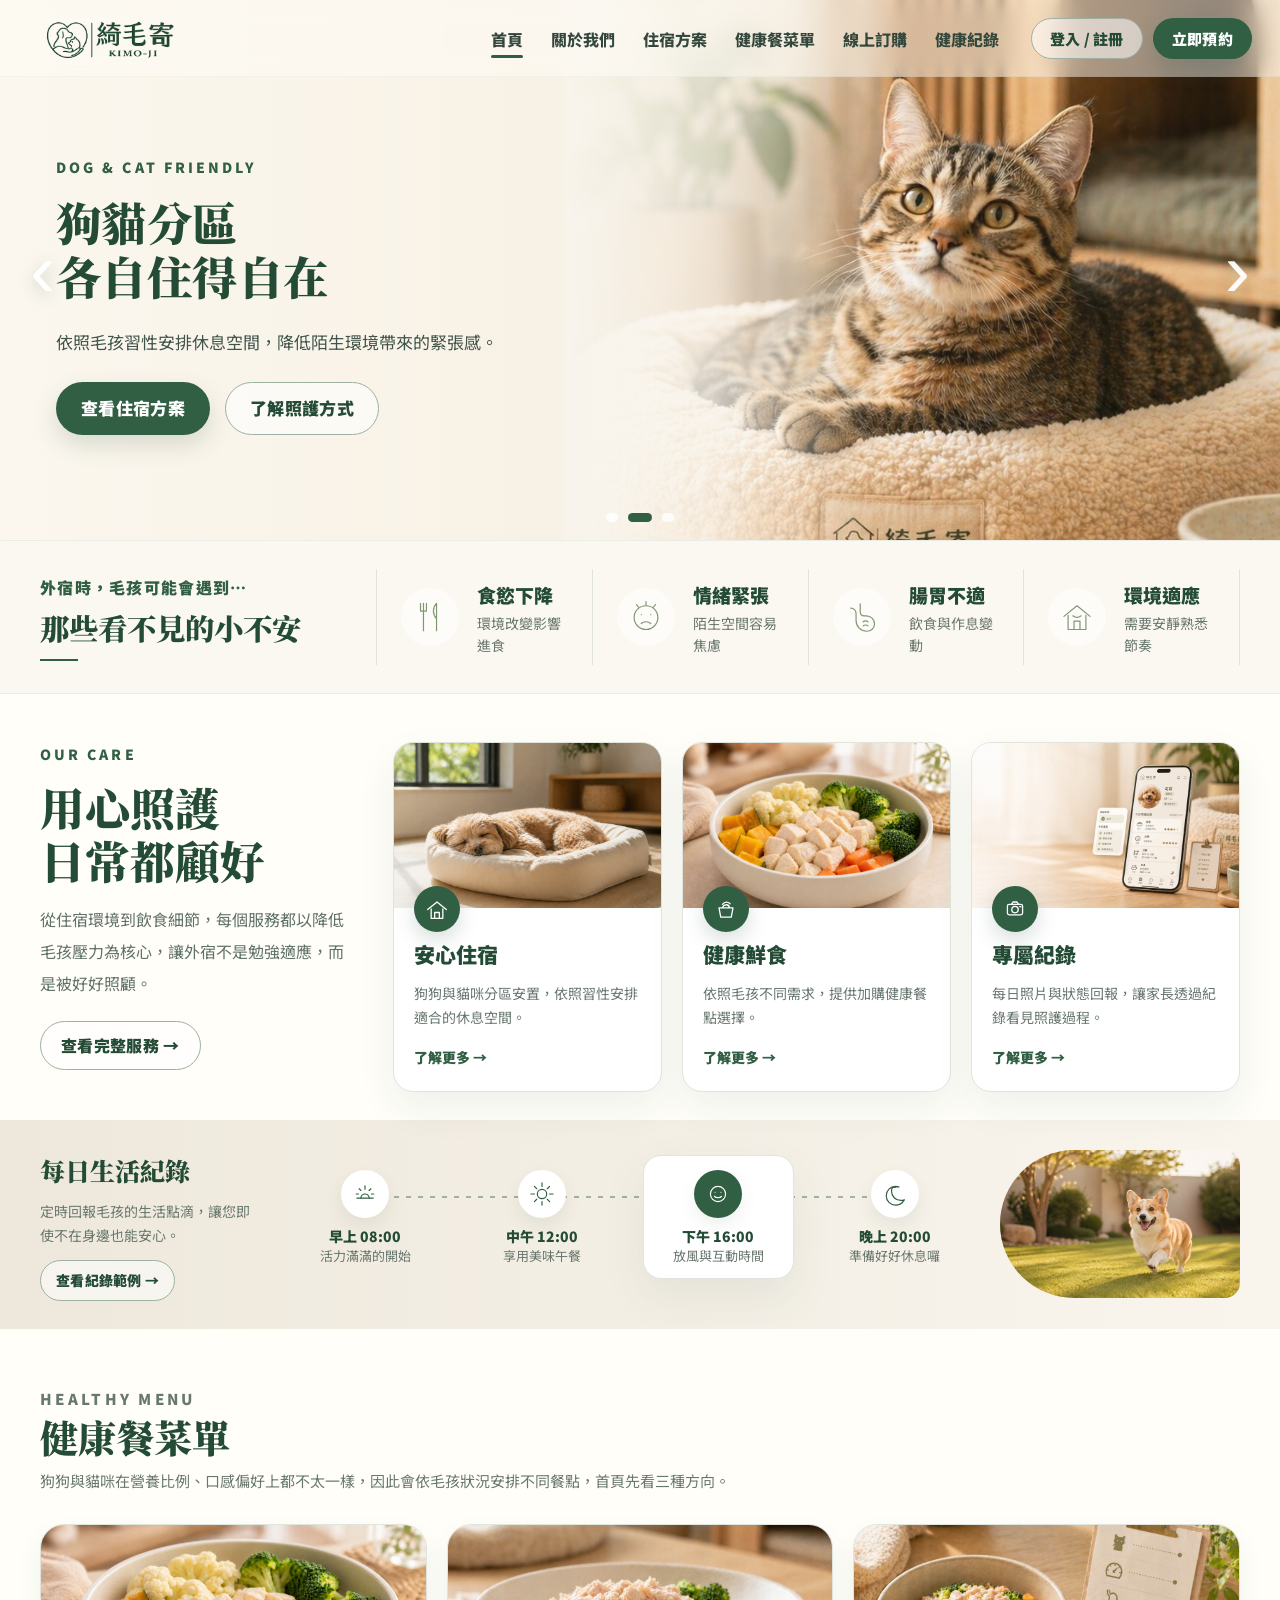
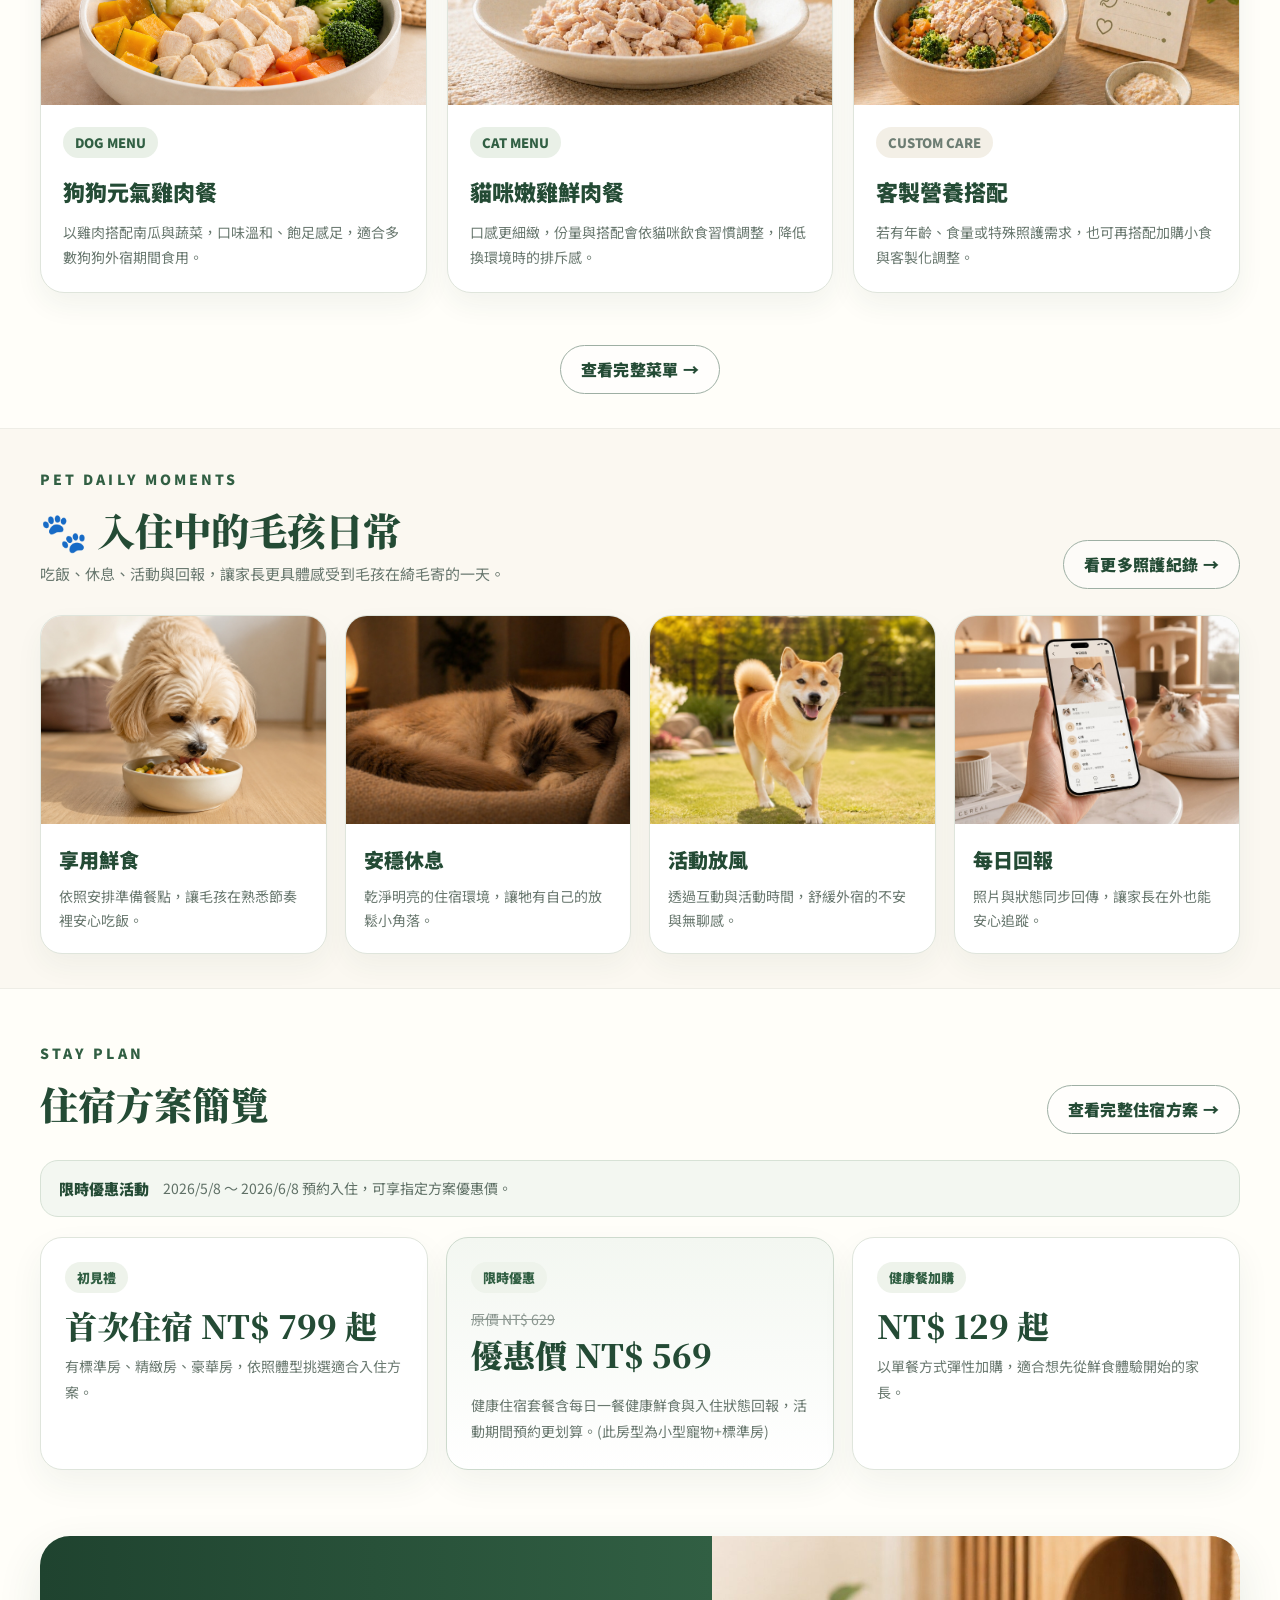
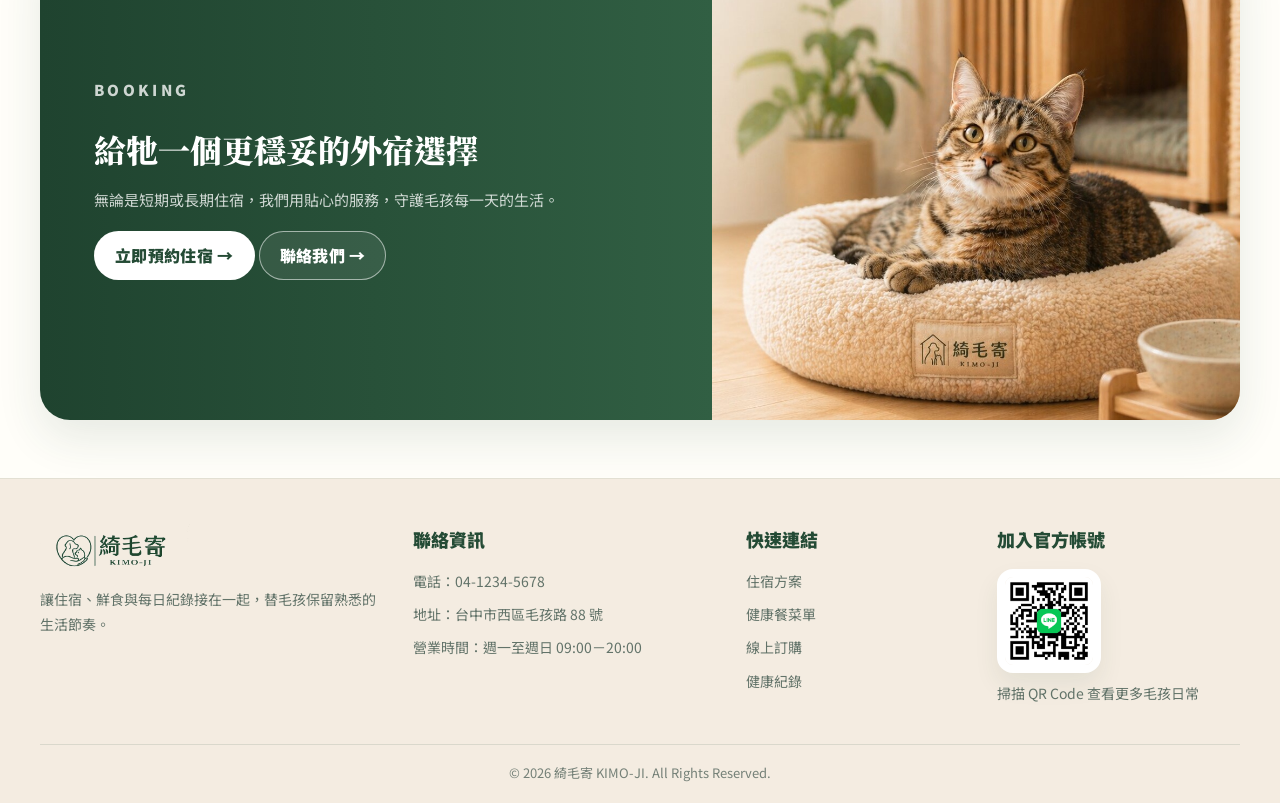
<file: index.html>
<!DOCTYPE html>
<html lang="zh-Hant-TW">
<head>
  <meta charset="UTF-8">
  <meta name="viewport" content="width=device-width, initial-scale=1.0">
  <title>綺毛寄 KIMO-JI｜寵物旅館與健康鮮食照護</title>
  <meta name="description" content="綺毛寄提供安心住宿、健康鮮食與專屬生活紀錄，陪伴毛孩在外宿期間保留熟悉節奏，讓家長放心看見每一天的照護狀況。">
  <link rel="preconnect" href="https://fonts.googleapis.com">
  <link rel="preconnect" href="https://fonts.gstatic.com" crossorigin>
  <link href="https://fonts.googleapis.com/css2?family=Noto+Sans+TC:wght@400;500;700;800;900&family=Noto+Serif+TC:wght@600;700;800;900&display=swap" rel="stylesheet">
  <link rel="icon" href="images/favicon.ico">
  <link rel="apple-touch-icon" href="images/favicon.png">
  <link rel="stylesheet" href="css/style.css">
</head>
<body>
  <header class="site-header transparent-header">
    <div class="nav-wrap">
      <a class="brand" href="index.html" aria-label="回到綺毛寄首頁">
        <img src="images/logo-kimoji-horizontal.png" alt="綺毛寄 KIMO-JI 品牌標誌" title="綺毛寄 KIMO-JI" aria-label="綺毛寄 KIMO-JI 品牌標誌">
      </a>

      <button class="nav-toggle" type="button" aria-label="開啟導覽選單" aria-expanded="false">
        <span></span><span></span><span></span>
      </button>

      <nav class="main-nav" aria-label="主選單">
        <a class="active" href="index.html">首頁</a>
        <a href="about.html">關於我們</a>
        <a href="stay.html">住宿方案</a>
        <a href="menu.html">健康餐菜單</a>
        <a href="order.html">線上訂購</a>
        <a href="record.html">健康紀錄</a>
      </nav>

      <div class="nav-actions">
        <a class="btn btn-outline btn-nav" href="login.html">登入 / 註冊</a>
        <a class="btn btn-primary btn-nav" href="order.html">立即預約</a>
      </div>
    </div>
  </header>

  <main>
    <section class="hero" aria-label="綺毛寄主視覺輪播">
      <div class="hero-track">
        <article class="hero-slide hero-slide-dog is-active" data-slide="0">
          <div class="hero-copy">
            <p class="eyebrow">PET HOTEL &amp; CARE</p>
            <h1>讓每一次外宿<br>都像在家一樣安心</h1>
            <p class="hero-text">安心住宿 × 健康鮮食 × 專屬紀錄，替毛孩保留熟悉的生活節奏。</p>
            <div class="hero-buttons">
              <a class="btn btn-primary btn-lg" href="order.html">立即預約</a>
              <a class="btn btn-outline btn-lg" href="stay.html">了解住宿</a>
            </div>
          </div>
          <div class="hero-image">
            <img src="images/hero-dog-bowl.jpg" alt="狗狗在溫暖住宿空間旁享用熟食餐點" title="安心住宿與健康鮮食" aria-label="狗狗在溫暖住宿空間旁享用熟食餐點">
          </div>
        </article>

        <article class="hero-slide hero-slide-cat" data-slide="1">
          <div class="hero-copy">
            <p class="eyebrow">DOG &amp; CAT FRIENDLY</p>
            <h2>狗貓分區<br>各自住得自在</h2>
            <p class="hero-text">依照毛孩習性安排休息空間，降低陌生環境帶來的緊張感。</p>
            <div class="hero-buttons">
              <a class="btn btn-primary btn-lg" href="stay.html">查看住宿方案</a>
              <a class="btn btn-outline btn-lg" href="about.html">了解照護方式</a>
            </div>
          </div>
          <div class="hero-image cat-hero-image">
            <img src="images/cta-cat.jpg" alt="貓咪在木質住宿空間中休息" title="狗狗貓咪分區住宿" aria-label="貓咪在木質住宿空間中休息">
          </div>
        </article>

        <article class="hero-slide hero-slide-record" data-slide="2">
          <div class="hero-copy">
            <p class="eyebrow">DAILY CARE RECORD</p>
            <h2>每日紀錄<br>照護細節每天都看得見</h2>
            <p class="hero-text">照片、飲食與作息回報，讓家長隨時掌握毛孩狀態。</p>
            <div class="hero-buttons">
              <a class="btn btn-primary btn-lg" href="record.html">查看紀錄服務</a>
              <a class="btn btn-outline btn-lg" href="order.html">立即預約</a>
            </div>
          </div>
          <div class="hero-image hero-record-ui">
            <div class="record-board" aria-label="每日照護紀錄介面示意">
              <div class="record-phone">
                <div class="phone-notch"></div>
                <img src="images/service-record.jpg" alt="手機中的毛孩照護紀錄介面" title="每日照護紀錄示意" aria-label="手機中的毛孩照護紀錄介面">
                <div class="record-lines">
                  <span></span><span></span><span></span>
                </div>
              </div>
              <div class="record-card-mini">
                <strong>今日狀態</strong>
                <p>食慾正常｜情緒穩定</p>
              </div>
            </div>
          </div>
        </article>
      </div>

      <button class="carousel-arrow prev" type="button" aria-label="上一張輪播">‹</button>
      <button class="carousel-arrow next" type="button" aria-label="下一張輪播">›</button>
      <div class="carousel-dots" aria-label="輪播切換">
        <button class="is-active" type="button" aria-label="切換到第一張"></button>
        <button type="button" aria-label="切換到第二張"></button>
        <button type="button" aria-label="切換到第三張"></button>
      </div>
    </section>

    <section class="worry-section">
      <div class="content-wrap worry-grid">
        <div class="worry-title">
          <p>外宿時，毛孩可能會遇到…</p>
          <h2>那些看不見的小不安</h2>
        </div>
        <div class="worry-list">
          <article class="worry-item">
            <div class="kicon" aria-hidden="true">
              <svg viewBox="0 0 64 64"><path d="M21 9v18M16 9v13M26 9v13M16 22h10M21 27v28M43 9v46M43 9c-7 7-7 19 0 26"/></svg>
            </div>
            <div>
              <h3>食慾下降</h3>
              <p>環境改變影響進食</p>
            </div>
          </article>
          <article class="worry-item">
            <div class="kicon" aria-hidden="true">
              <svg viewBox="0 0 64 64"><circle cx="32" cy="33" r="20"/><path d="M24 28h.01M40 28h.01M24 43c4-4 12-4 16 0M20 16l-4-5M32 12V6M44 16l4-5"/></svg>
            </div>
            <div>
              <h3>情緒緊張</h3>
              <p>陌生空間容易焦慮</p>
            </div>
          </article>
          <article class="worry-item">
            <div class="kicon" aria-hidden="true">
              <svg viewBox="0 0 64 64"><path d="M29 10v13c0 4 3 7 7 7h3c8 0 14 6 14 14 0 7-6 12-13 12-10 0-18-8-18-18V26c0-5-4-9-9-9"/><path d="M34 40c2-2 6-2 8 0M34 47c2-2 6-2 8 0"/></svg>
            </div>
            <div>
              <h3>腸胃不適</h3>
              <p>飲食與作息變動</p>
            </div>
          </article>
          <article class="worry-item">
            <div class="kicon" aria-hidden="true">
              <svg viewBox="0 0 64 64"><path d="M10 31 32 13l22 18"/><path d="M17 29v24h30V29M27 53V39h10v14"/><path d="M25 30c5 4 9 4 14 0"/></svg>
            </div>
            <div>
              <h3>環境適應</h3>
              <p>需要安靜熟悉節奏</p>
            </div>
          </article>
        </div>
      </div>
    </section>

    <section class="care-section">
      <div class="content-wrap care-grid">
        <div class="section-intro">
          <p class="eyebrow">OUR CARE</p>
          <h2>用心照護<br>日常都顧好</h2>
          <p>從住宿環境到飲食細節，每個服務都以降低毛孩壓力為核心，讓外宿不是勉強適應，而是被好好照顧。</p>
          <a class="btn btn-outline" href="about.html">查看完整服務 →</a>
        </div>

        <div class="care-cards">
          <article class="care-card">
            <img src="images/service-stay.jpg" alt="溫暖乾淨的寵物住宿房間" title="安心住宿" aria-label="溫暖乾淨的寵物住宿房間">
            <div class="care-card-body">
              <span class="care-badge" aria-hidden="true"><svg viewBox="0 0 48 48"><path d="M8 25 24 12l16 13M14 24v16h20V24M20 40V30h8v10"/></svg></span>
              <h3>安心住宿</h3>
              <p>狗狗與貓咪分區安置，依照習性安排適合的休息空間。</p>
              <a href="stay.html">了解更多 →</a>
            </div>
          </article>

          <article class="care-card">
            <img src="images/service-meal.jpg" alt="以熟食雞肉與蔬菜搭配的寵物健康鮮食" title="健康鮮食" aria-label="以熟食雞肉與蔬菜搭配的寵物健康鮮食">
            <div class="care-card-body">
              <span class="care-badge" aria-hidden="true"><svg viewBox="0 0 48 48"><path d="M12 22h24l-3 16H15l-3-16zM18 22c1-6 11-8 12 0M18 16c4-5 9-5 13-1"/></svg></span>
              <h3>健康鮮食</h3>
              <p>依照毛孩不同需求，提供加購健康餐點選擇。</p>
              <a href="menu.html">了解更多 →</a>
            </div>
          </article>

          <article class="care-card">
            <img src="images/service-record.jpg" alt="手機中的毛孩照護紀錄介面" title="專屬紀錄" aria-label="手機中的毛孩照護紀錄介面">
            <div class="care-card-body">
              <span class="care-badge" aria-hidden="true"><svg viewBox="0 0 48 48"><rect x="11" y="16" width="26" height="18" rx="3" ry="3"/><path d="M18 16l2.5-4h7L30 16"/><circle cx="24" cy="25" r="5.5"/><path d="M32 20h2"/></svg></span>
              <h3>專屬紀錄</h3>
              <p>每日照片與狀態回報，讓家長透過紀錄看見照護過程。</p>
              <a href="record.html">了解更多 →</a>
            </div>
          </article>
        </div>
      </div>
    </section>

    <section class="daily-section">
      <div class="content-wrap daily-grid">
        <div class="daily-copy">
          <h2>每日生活紀錄</h2>
          <p>定時回報毛孩的生活點滴，讓您即使不在身邊也能安心。</p>
          <a class="btn btn-outline" href="record.html">查看紀錄範例 →</a>
        </div>

        <div class="daily-timeline" aria-label="每日照護時間軸">
          <button class="time-point is-active" type="button" data-time="morning" data-image="images/morning.jpg" data-alt="毛孩早晨在住宿空間甦醒的紀錄照片" data-title="早晨生活紀錄">
            <span class="time-icon" aria-hidden="true"><svg viewBox="0 0 48 48"><path d="M10 31h28"/><path d="M17 31a7 7 0 0 1 14 0"/><path d="M24 10v6M14 15l3 3M34 15l-3 3"/><path d="M9 24h4M35 24h4"/></svg></span>
            <strong>早上 08:00</strong>
            <em>活力滿滿的開始</em>
          </button>
          <button class="time-point" type="button" data-time="noon" data-image="images/lunch.jpg" data-alt="毛孩中午享用健康鮮食的紀錄照片" data-title="中午生活紀錄">
            <span class="time-icon" aria-hidden="true"><svg viewBox="0 0 48 48"><circle cx="24" cy="24" r="8"/><path d="M24 5v6M24 37v6M5 24h6M37 24h6M11 11l4 4M33 33l4 4M37 11l-4 4M15 33l-4 4"/></svg></span>
            <strong>中午 12:00</strong>
            <em>享用美味午餐</em>
          </button>
          <button class="time-point" type="button" data-time="afternoon" data-image="images/afternoon.jpg" data-alt="毛孩下午活動放風的紀錄照片" data-title="下午生活紀錄">
            <span class="time-icon" aria-hidden="true"><svg viewBox="0 0 48 48"><circle cx="24" cy="24" r="13"/><path d="M19 21h.01M29 21h.01"/><path d="M18 28c2 3 10 3 12 0"/></svg></span>
            <strong>下午 16:00</strong>
            <em>放風與互動時間</em>
          </button>
          <button class="time-point" type="button" data-time="night" data-image="images/sleeping.jpg" data-alt="毛孩晚上準備休息的紀錄照片" data-title="晚上生活紀錄">
            <span class="time-icon" aria-hidden="true"><svg viewBox="0 0 48 48"><path d="M31 12c-2-1-4-1-6-1-9 0-16 7-16 16s7 16 16 16c6 0 12-4 15-9-2 1-4 1-6 1-9 0-16-7-16-16 0-3 1-5 2-7 2 1 4 1 5 0z"/></svg></span>
            <strong>晚上 20:00</strong>
            <em>準備好好休息囉</em>
          </button>
        </div>

        <img id="dailyPhoto" class="daily-photo" src="images/service-stay.jpg" alt="毛孩早晨在住宿空間甦醒的紀錄照片" title="早晨生活紀錄" aria-label="毛孩早晨在住宿空間甦醒的紀錄照片">
      </div>
    </section>


    <section class="menu-teaser-section">
      <div class="content-wrap menu-teaser-wrap">
        <div class="menu-teaser-head">
          <p class="eyebrow">HEALTHY MENU</p>
          <h2>健康餐菜單</h2>
          <p>狗狗與貓咪在營養比例、口感偏好上都不太一樣，因此會依毛孩狀況安排不同餐點，首頁先看三種方向。</p>
        </div>
        <div class="menu-teaser-grid menu-equal-grid">
          <article class="menu-card equal-card">
            <img src="images/service-meal.jpg" alt="狗狗適合的雞肉鮮食餐" title="狗狗鮮食主餐" aria-label="狗狗適合的雞肉鮮食餐">
            <div class="menu-card-body">
              <span class="menu-chip">DOG MENU</span>
              <h3>狗狗元氣雞肉餐</h3>
              <p>以雞肉搭配南瓜與蔬菜，口味溫和、飽足感足，適合多數狗狗外宿期間食用。</p>
            </div>
          </article>
          <article class="menu-card equal-card">
            <img src="images/cat-meal.jpg" alt="貓咪適合的嫩雞鮮食餐" title="貓咪鮮食主餐" aria-label="貓咪適合的嫩雞鮮食餐">
            <div class="menu-card-body">
              <span class="menu-chip">CAT MENU</span>
              <h3>貓咪嫩雞鮮肉餐</h3>
              <p>口感更細緻，份量與搭配會依貓咪飲食習慣調整，降低換環境時的排斥感。</p>
            </div>
          </article>
          <article class="menu-card equal-card">
            <img src="images/customized-meal.jpg" alt="依照毛孩需求調整的客製鮮食餐" title="客製搭配餐" aria-label="依照毛孩需求調整的客製鮮食餐">
            <div class="menu-card-body">
              <span class="menu-chip light">CUSTOM CARE</span>
              <h3>客製營養搭配</h3>
              <p>若有年齡、食量或特殊照護需求，也可再搭配加購小食與客製化調整。</p>
            </div>
          </article>
        </div>
        <div class="section-action-center">
          <a class="btn btn-outline" href="menu.html">查看完整菜單 →</a>
        </div>
      </div>
    </section>

    <section class="life-gallery-section">
      <div class="content-wrap">
        <div class="section-top-row">
          <div>
            <p class="eyebrow">PET DAILY MOMENTS</p>
            <h2>🐾 入住中的毛孩日常</h2>
            <p class="section-subtext">吃飯、休息、活動與回報，讓家長更具體感受到毛孩在綺毛寄的一天。</p>
          </div>
          <a class="btn btn-outline" href="record.html">看更多照護紀錄 →</a>
        </div>

        <div class="life-gallery-grid">
          <article class="life-card">
            <img src="images/eating.jpg" alt="毛孩享用鮮食的日常畫面" title="享用鮮食" aria-label="毛孩享用鮮食的日常畫面">
            <div class="life-card-body">
              <h3>享用鮮食</h3>
              <p>依照安排準備餐點，讓毛孩在熟悉節奏裡安心吃飯。</p>
            </div>
          </article>
          <article class="life-card">
            <img src="images/sleeping2.jpg" alt="毛孩在住宿空間休息" title="安穩休息" aria-label="毛孩在住宿空間休息">
            <div class="life-card-body">
              <h3>安穩休息</h3>
              <p>乾淨明亮的住宿環境，讓牠有自己的放鬆小角落。</p>
            </div>
          </article>
          <article class="life-card">
            <img src="images/daily-dog.jpg" alt="毛孩在戶外活動的生活紀錄" title="活動放風" aria-label="毛孩在戶外活動的生活紀錄">
            <div class="life-card-body">
              <h3>活動放風</h3>
              <p>透過互動與活動時間，舒緩外宿的不安與無聊感。</p>
            </div>
          </article>
          <article class="life-card">
            <img src="images/service-record2.jpg" alt="手機中的每日照護回報畫面" title="每日回報" aria-label="手機中的每日照護回報畫面">
            <div class="life-card-body">
              <h3>每日回報</h3>
              <p>照片與狀態同步回傳，讓家長在外也能安心追蹤。</p>
            </div>
          </article>
        </div>
      </div>
    </section>

    <section class="plan-preview-section">
      <div class="content-wrap">
        <div class="section-top-row align-end">
          <div>
            <p class="eyebrow">STAY PLAN</p>
            <h2>住宿方案簡覽</h2>
          </div>
          <a class="btn btn-outline" href="stay.html">查看完整住宿方案 →</a>
        </div>

        <div class="plan-promo-note">
          <strong>限時優惠活動</strong>
          <span>2026/5/8 ～ 2026/6/8 預約入住，可享指定方案優惠價。</span>
        </div>

        <div class="plan-preview-grid">
          <article class="plan-preview-card">
            <span class="plan-label">初見禮</span>
            <strong>首次住宿 NT$ 799 起</strong>
            <p>有標準房、精緻房、豪華房，依照體型挑選適合入住方案。</p>
          </article>
          <article class="plan-preview-card featured">
            <span class="plan-label">限時優惠</span>
            <div class="price-row">
              <span class="price-old">原價 NT$ 629</span>
              <strong>優惠價 NT$ 569</strong>
            </div>
            <p>健康住宿套餐含每日一餐健康鮮食與入住狀態回報，活動期間預約更划算。(此房型為小型寵物+標準房)</p>
          </article>
          <article class="plan-preview-card">
            <span class="plan-label">健康餐加購</span>
            <strong>NT$ 129 起</strong>
            <p>以單餐方式彈性加購，適合想先從鮮食體驗開始的家長。</p>
          </article>
        </div>
      </div>
    </section>

    <section class="booking-section">
      <div class="content-wrap booking-card">
        <div class="booking-copy">
          <p class="eyebrow">BOOKING</p>
          <h2>給牠一個更穩妥的外宿選擇</h2>
          <p>無論是短期或長期住宿，我們用貼心的服務，守護毛孩每一天的生活。</p>
          <div class="cta-actions">
            <a class="btn btn-light" href="order.html">立即預約住宿 →</a>
            <a class="btn btn-ghost" href="contact.html">聯絡我們 →</a>
          </div>
        </div>
        <div class="booking-photo">
          <img src="images/cta-cat.jpg" alt="貓咪在木質住宿空間中休息" title="安心外宿選擇" aria-label="貓咪在木質住宿空間中休息">
        </div>
      </div>
    </section>
  </main>

  <footer class="site-footer">
    <div class="footer-inner">
      <div class="footer-info">
        <div class="footer-brand-col">
          <img src="images/logo-kimoji-horizontal.png" alt="綺毛寄 KIMO-JI 品牌標誌" title="綺毛寄 KIMO-JI" aria-label="綺毛寄 KIMO-JI 品牌標誌">
          <p>讓住宿、鮮食與每日紀錄接在一起，替毛孩保留熟悉的生活節奏。</p>
        </div>
        <div>
          <h3>聯絡資訊</h3>
          <p>電話：04-1234-5678</p>
          <p>地址：台中市西區毛孩路 88 號</p>
          <p>營業時間：週一至週日 09:00－20:00</p>
        </div>
        <div>
          <h3>快速連結</h3>
          <a href="stay.html">住宿方案</a>
          <a href="menu.html">健康餐菜單</a>
          <a href="order.html">線上訂購</a>
          <a href="record.html">健康紀錄</a>
        </div>
        <div class="footer-qr">
          <h3>加入官方帳號</h3>
          <img src="images/qrcode.png" alt="綺毛寄官方帳號 QR Code" title="綺毛寄官方帳號 QR Code" aria-label="綺毛寄官方帳號 QR Code">
          <p>掃描 QR Code 查看更多毛孩日常</p>
        </div>
      </div>
      <div class="footer-bottom">
        <p>© 2026 綺毛寄 KIMO-JI. All Rights Reserved.</p>
      </div>
    </div>
  </footer>

  <script src="js/main.js"></script>
</body>
</html>
</file>
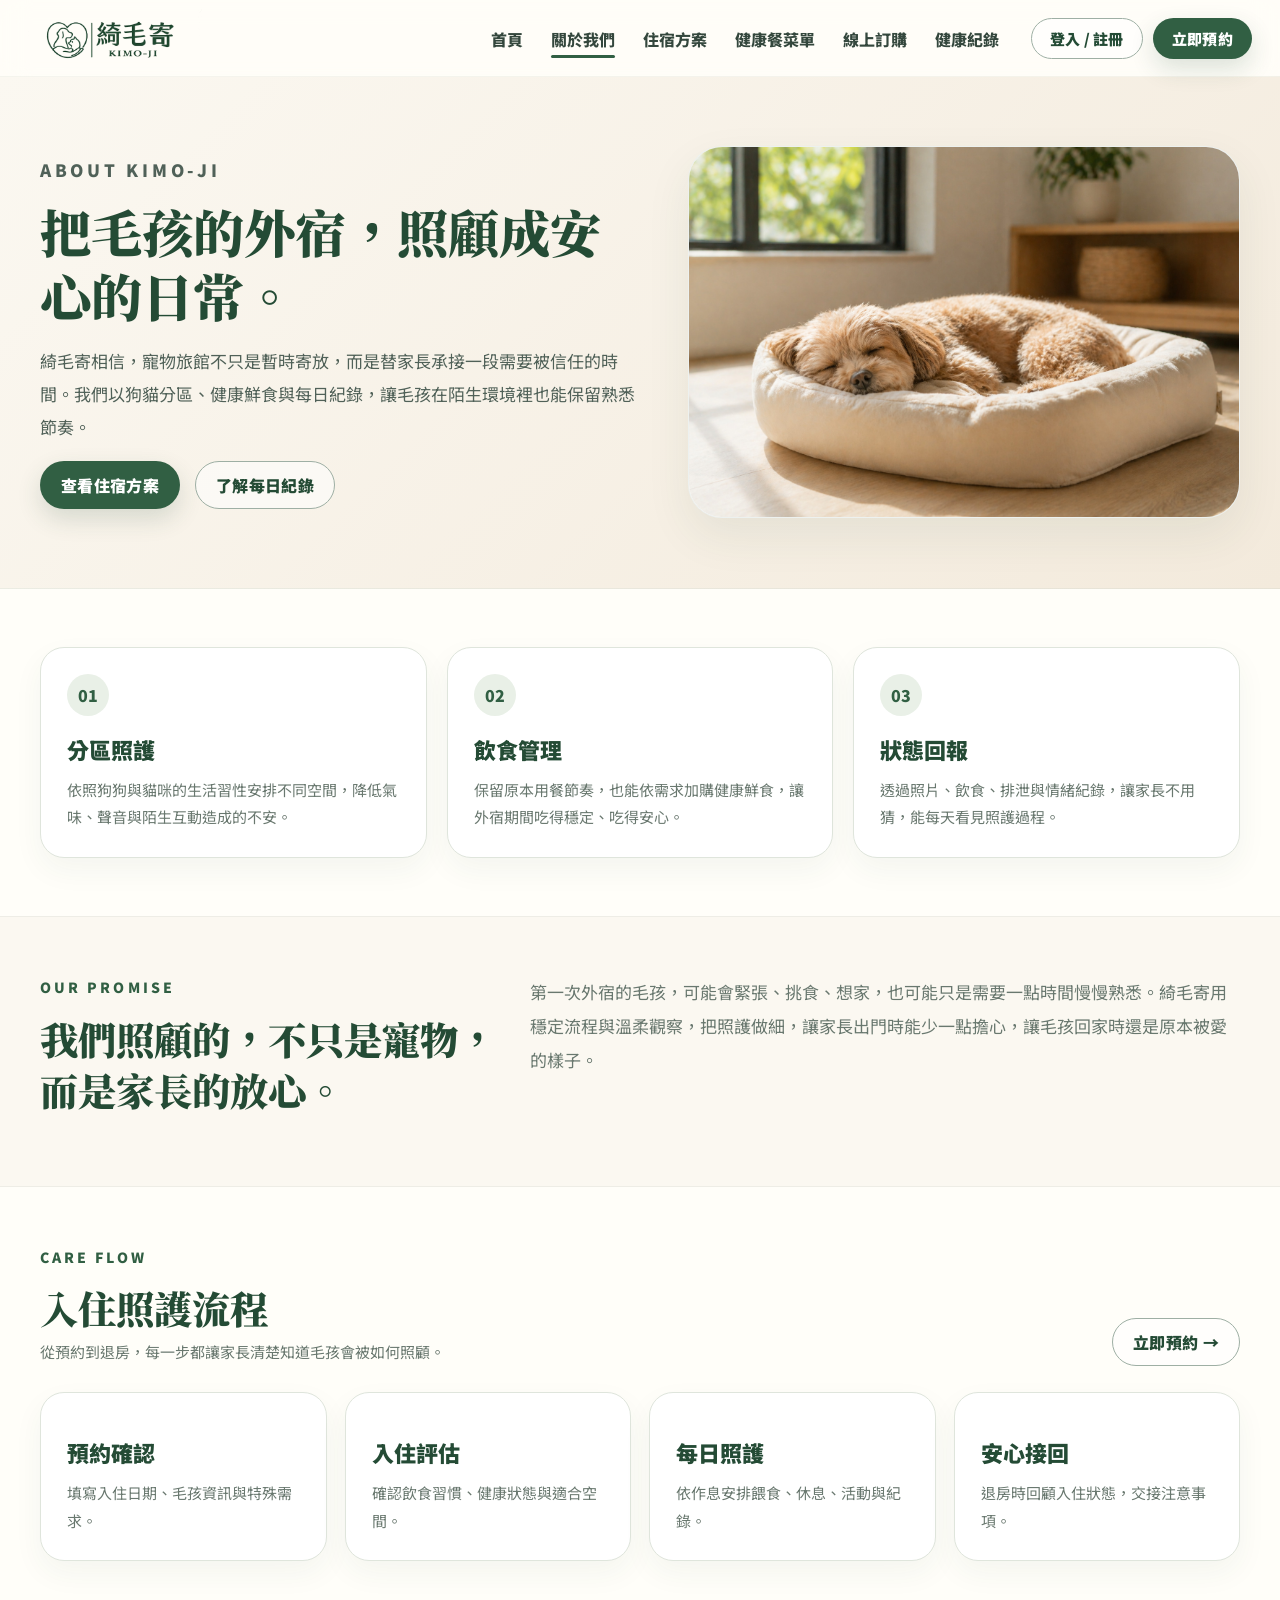
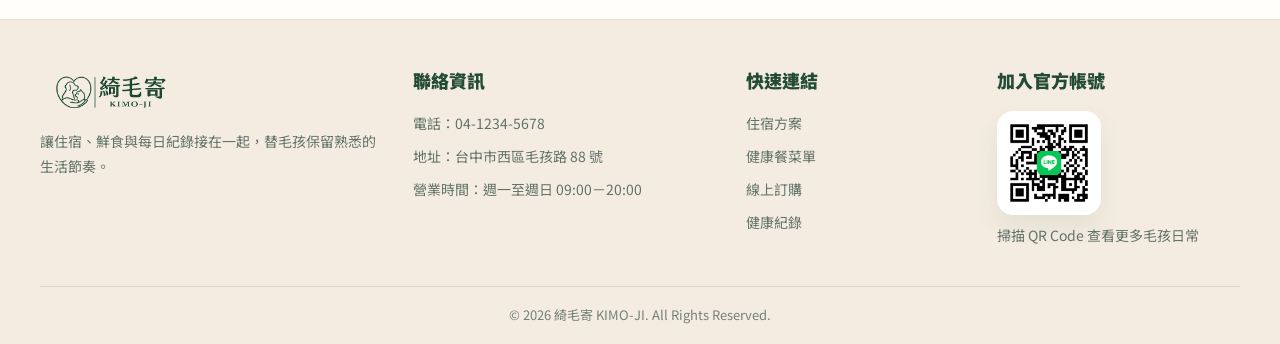
<file: about.html>
<!DOCTYPE html>
<html lang="zh-Hant-TW">
<head>
  <meta charset="UTF-8">
  <meta name="viewport" content="width=device-width, initial-scale=1.0">
  <title>綺毛寄 KIMO-JI｜關於我們</title>
  <meta name="description" content="綺毛寄 KIMO-JI 提供寵物住宿、健康鮮食、每日照護紀錄與線上預約服務，讓毛孩外宿也能安心被照顧。">
  <link rel="preconnect" href="https://fonts.googleapis.com">
  <link rel="preconnect" href="https://fonts.gstatic.com" crossorigin>
  <link href="https://fonts.googleapis.com/css2?family=Noto+Sans+TC:wght@400;500;700;800;900&family=Noto+Serif+TC:wght@600;700;800;900&display=swap" rel="stylesheet">
  <link rel="icon" href="images/favicon.ico">
  <link rel="apple-touch-icon" href="images/favicon.png">
  <link rel="stylesheet" href="css/style.css">
</head>
<body>
  <header class="site-header is-scrolled">
    <div class="nav-wrap">
      <a class="brand" href="index.html" aria-label="回到綺毛寄首頁"><img src="images/logo-kimoji-horizontal.png" alt="綺毛寄 KIMO-JI 品牌標誌"></a>
      <button class="nav-toggle" type="button" aria-label="開啟導覽選單" aria-expanded="false"><span></span><span></span><span></span></button>
      <nav class="main-nav" aria-label="主選單">
        <a class="" href="index.html">首頁</a>
        <a class="active" href="about.html">關於我們</a>
        <a class="" href="stay.html">住宿方案</a>
        <a class="" href="menu.html">健康餐菜單</a>
        <a class="" href="order.html">線上訂購</a>
        <a class="" href="record.html">健康紀錄</a>
      </nav>
      <div class="nav-actions"><a class="btn btn-outline btn-nav" href="login.html">登入 / 註冊</a><a class="btn btn-primary btn-nav" href="order.html">立即預約</a></div>
    </div>
  </header>
  <main class="page-main">
    <section class="sub-hero two-col-hero">
      <div class="content-wrap sub-hero-grid">
        <div class="sub-hero-copy"><p class="eyebrow">ABOUT KIMO-JI</p><h1>把毛孩的外宿，照顧成安心的日常。</h1><p>綺毛寄相信，寵物旅館不只是暫時寄放，而是替家長承接一段需要被信任的時間。我們以狗貓分區、健康鮮食與每日紀錄，讓毛孩在陌生環境裡也能保留熟悉節奏。</p><div class="hero-buttons"><a class="btn btn-primary" href="stay.html">查看住宿方案</a><a class="btn btn-outline" href="record.html">了解每日紀錄</a></div></div>
        <div class="sub-hero-photo"><img src="images/service-stay.jpg" alt="溫暖乾淨的寵物住宿空間"></div>
      </div>
    </section>
    <section class="page-section"><div class="content-wrap value-grid"><article><span>01</span><h3>分區照護</h3><p>依照狗狗與貓咪的生活習性安排不同空間，降低氣味、聲音與陌生互動造成的不安。</p></article><article><span>02</span><h3>飲食管理</h3><p>保留原本用餐節奏，也能依需求加購健康鮮食，讓外宿期間吃得穩定、吃得安心。</p></article><article><span>03</span><h3>狀態回報</h3><p>透過照片、飲食、排泄與情緒紀錄，讓家長不用猜，能每天看見照護過程。</p></article></div></section>
    <section class="page-section soft"><div class="content-wrap story-panel"><div><p class="eyebrow">OUR PROMISE</p><h2>我們照顧的，不只是寵物，而是家長的放心。</h2></div><p>第一次外宿的毛孩，可能會緊張、挑食、想家，也可能只是需要一點時間慢慢熟悉。綺毛寄用穩定流程與溫柔觀察，把照護做細，讓家長出門時能少一點擔心，讓毛孩回家時還是原本被愛的樣子。</p></div></section>
    <section class="page-section"><div class="content-wrap section-top-row"><div><p class="eyebrow">CARE FLOW</p><h2>入住照護流程</h2><p class="section-subtext">從預約到退房，每一步都讓家長清楚知道毛孩會被如何照顧。</p></div><a class="btn btn-outline" href="order.html">立即預約 →</a></div><div class="content-wrap process-grid"><article><strong>預約確認</strong><p>填寫入住日期、毛孩資訊與特殊需求。</p></article><article><strong>入住評估</strong><p>確認飲食習慣、健康狀態與適合空間。</p></article><article><strong>每日照護</strong><p>依作息安排餵食、休息、活動與紀錄。</p></article><article><strong>安心接回</strong><p>退房時回顧入住狀態，交接注意事項。</p></article></div></section>
  </main>
  <footer class="site-footer">
    <div class="footer-inner">
      <div class="footer-info">
        <div class="footer-brand-col">
          <img src="images/logo-kimoji-horizontal.png" alt="綺毛寄 KIMO-JI 品牌標誌">
          <p>讓住宿、鮮食與每日紀錄接在一起，替毛孩保留熟悉的生活節奏。</p>
        </div>
        <div>
          <h3>聯絡資訊</h3>
          <p>電話：04-1234-5678</p>
          <p>地址：台中市西區毛孩路 88 號</p>
          <p>營業時間：週一至週日 09:00－20:00</p>
        </div>
        <div>
          <h3>快速連結</h3>
          <a href="stay.html">住宿方案</a><a href="menu.html">健康餐菜單</a><a href="order.html">線上訂購</a><a href="record.html">健康紀錄</a>
        </div>
        <div class="footer-qr">
          <h3>加入官方帳號</h3>
          <img src="images/qrcode.png" alt="綺毛寄官方帳號 QR Code">
          <p>掃描 QR Code 查看更多毛孩日常</p>
        </div>
      </div>
      <div class="footer-bottom"><p>© 2026 綺毛寄 KIMO-JI. All Rights Reserved.</p></div>
    </div>
  </footer>
  <script src="js/main.js"></script>
</body>
</html>
</file>
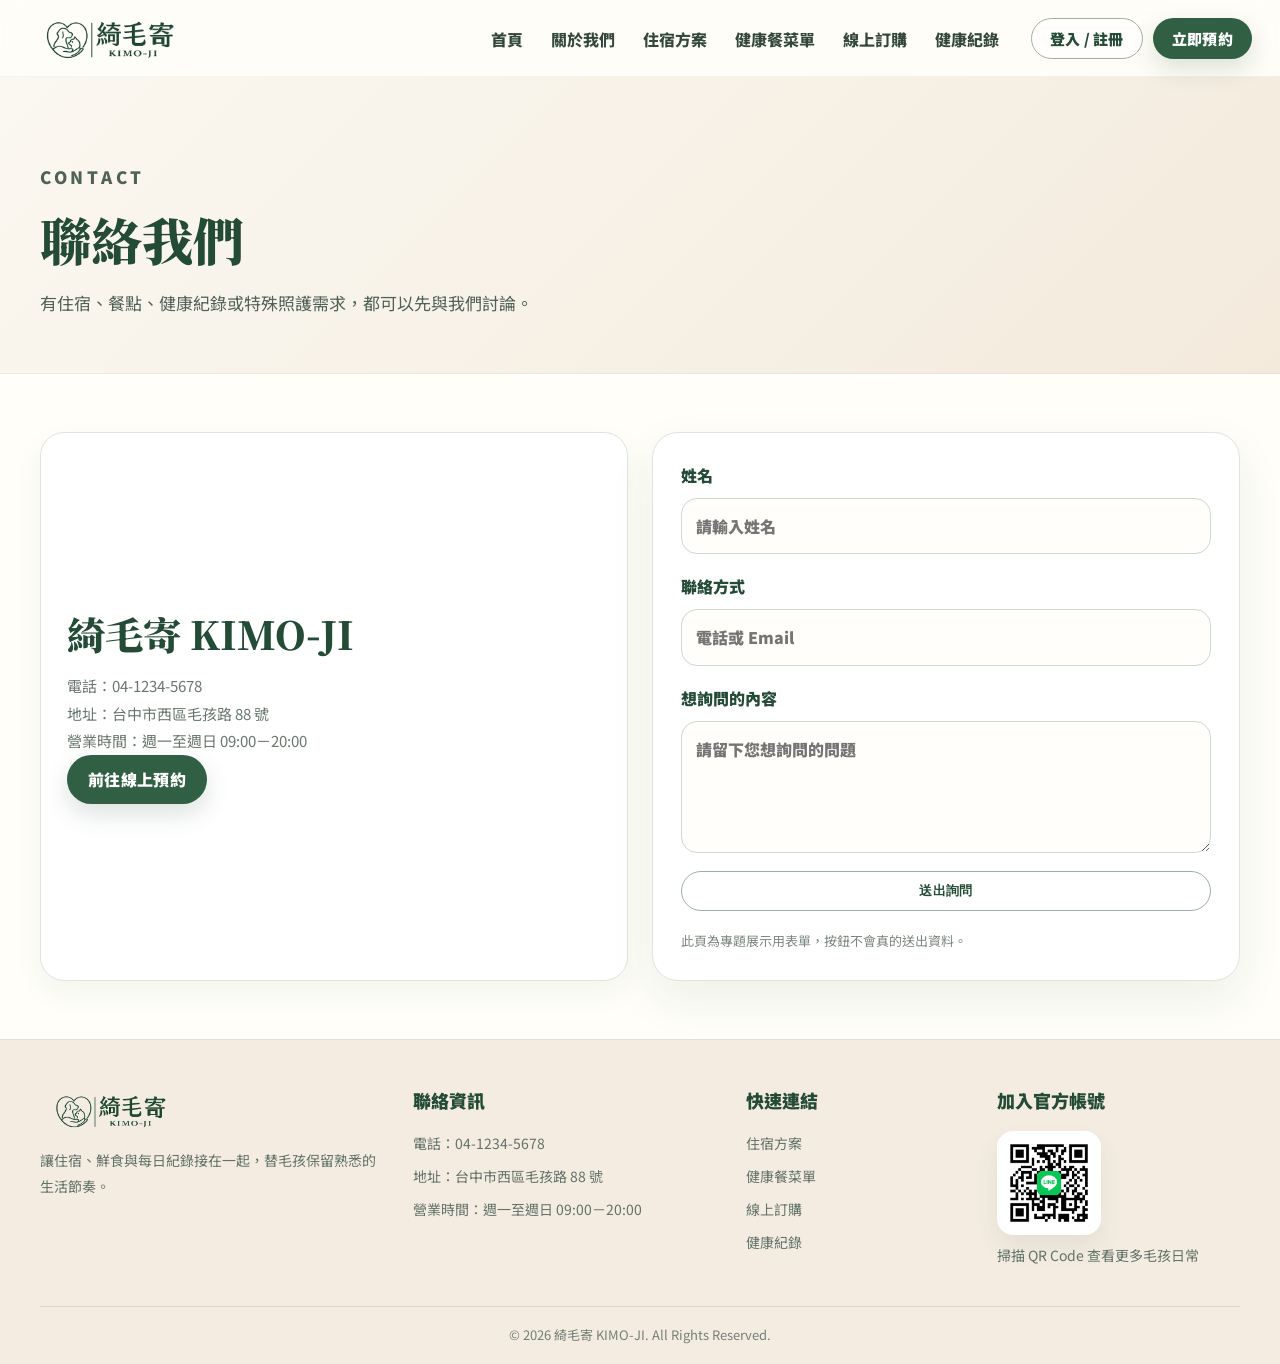
<file: contact.html>
<!DOCTYPE html>
<html lang="zh-Hant-TW">
<head>
  <meta charset="UTF-8">
  <meta name="viewport" content="width=device-width, initial-scale=1.0">
  <title>綺毛寄 KIMO-JI｜聯絡我們</title>
  <meta name="description" content="綺毛寄 KIMO-JI 提供寵物住宿、健康鮮食、每日照護紀錄與線上預約服務，讓毛孩外宿也能安心被照顧。">
  <link rel="preconnect" href="https://fonts.googleapis.com">
  <link rel="preconnect" href="https://fonts.gstatic.com" crossorigin>
  <link href="https://fonts.googleapis.com/css2?family=Noto+Sans+TC:wght@400;500;700;800;900&family=Noto+Serif+TC:wght@600;700;800;900&display=swap" rel="stylesheet">
  <link rel="icon" href="images/favicon.ico">
  <link rel="apple-touch-icon" href="images/favicon.png">
  <link rel="stylesheet" href="css/style.css">
</head>
<body>
  <header class="site-header is-scrolled">
    <div class="nav-wrap">
      <a class="brand" href="index.html" aria-label="回到綺毛寄首頁"><img src="images/logo-kimoji-horizontal.png" alt="綺毛寄 KIMO-JI 品牌標誌"></a>
      <button class="nav-toggle" type="button" aria-label="開啟導覽選單" aria-expanded="false"><span></span><span></span><span></span></button>
      <nav class="main-nav" aria-label="主選單">
        <a class="" href="index.html">首頁</a>
        <a class="" href="about.html">關於我們</a>
        <a class="" href="stay.html">住宿方案</a>
        <a class="" href="menu.html">健康餐菜單</a>
        <a class="" href="order.html">線上訂購</a>
        <a class="" href="record.html">健康紀錄</a>
      </nav>
      <div class="nav-actions"><a class="btn btn-outline btn-nav" href="login.html">登入 / 註冊</a><a class="btn btn-primary btn-nav" href="order.html">立即預約</a></div>
    </div>
  </header>
  <main class="page-main">
    <section class="sub-hero"><div class="content-wrap"><p class="eyebrow">CONTACT</p><h1>聯絡我們</h1><p class="sub-lead">有住宿、餐點、健康紀錄或特殊照護需求，都可以先與我們討論。</p></div></section>
    <section class="page-section"><div class="content-wrap contact-grid"><div class="contact-card"><h2>綺毛寄 KIMO-JI</h2><p>電話：04-1234-5678</p><p>地址：台中市西區毛孩路 88 號</p><p>營業時間：週一至週日 09:00－20:00</p><a class="btn btn-primary" href="order.html">前往線上預約</a></div><form class="k-form"><label>姓名<input type="text" placeholder="請輸入姓名"></label><label>聯絡方式<input type="text" placeholder="電話或 Email"></label><label>想詢問的內容<textarea placeholder="請留下您想詢問的問題"></textarea></label><button class="btn btn-outline" type="button">送出詢問</button><p class="form-hint">此頁為專題展示用表單，按鈕不會真的送出資料。</p></form></div></section>
  </main>
  <footer class="site-footer">
    <div class="footer-inner">
      <div class="footer-info">
        <div class="footer-brand-col">
          <img src="images/logo-kimoji-horizontal.png" alt="綺毛寄 KIMO-JI 品牌標誌">
          <p>讓住宿、鮮食與每日紀錄接在一起，替毛孩保留熟悉的生活節奏。</p>
        </div>
        <div>
          <h3>聯絡資訊</h3>
          <p>電話：04-1234-5678</p>
          <p>地址：台中市西區毛孩路 88 號</p>
          <p>營業時間：週一至週日 09:00－20:00</p>
        </div>
        <div>
          <h3>快速連結</h3>
          <a href="stay.html">住宿方案</a><a href="menu.html">健康餐菜單</a><a href="order.html">線上訂購</a><a href="record.html">健康紀錄</a>
        </div>
        <div class="footer-qr">
          <h3>加入官方帳號</h3>
          <img src="images/qrcode.png" alt="綺毛寄官方帳號 QR Code">
          <p>掃描 QR Code 查看更多毛孩日常</p>
        </div>
      </div>
      <div class="footer-bottom"><p>© 2026 綺毛寄 KIMO-JI. All Rights Reserved.</p></div>
    </div>
  </footer>
  <script src="js/main.js"></script>
</body>
</html>
</file>
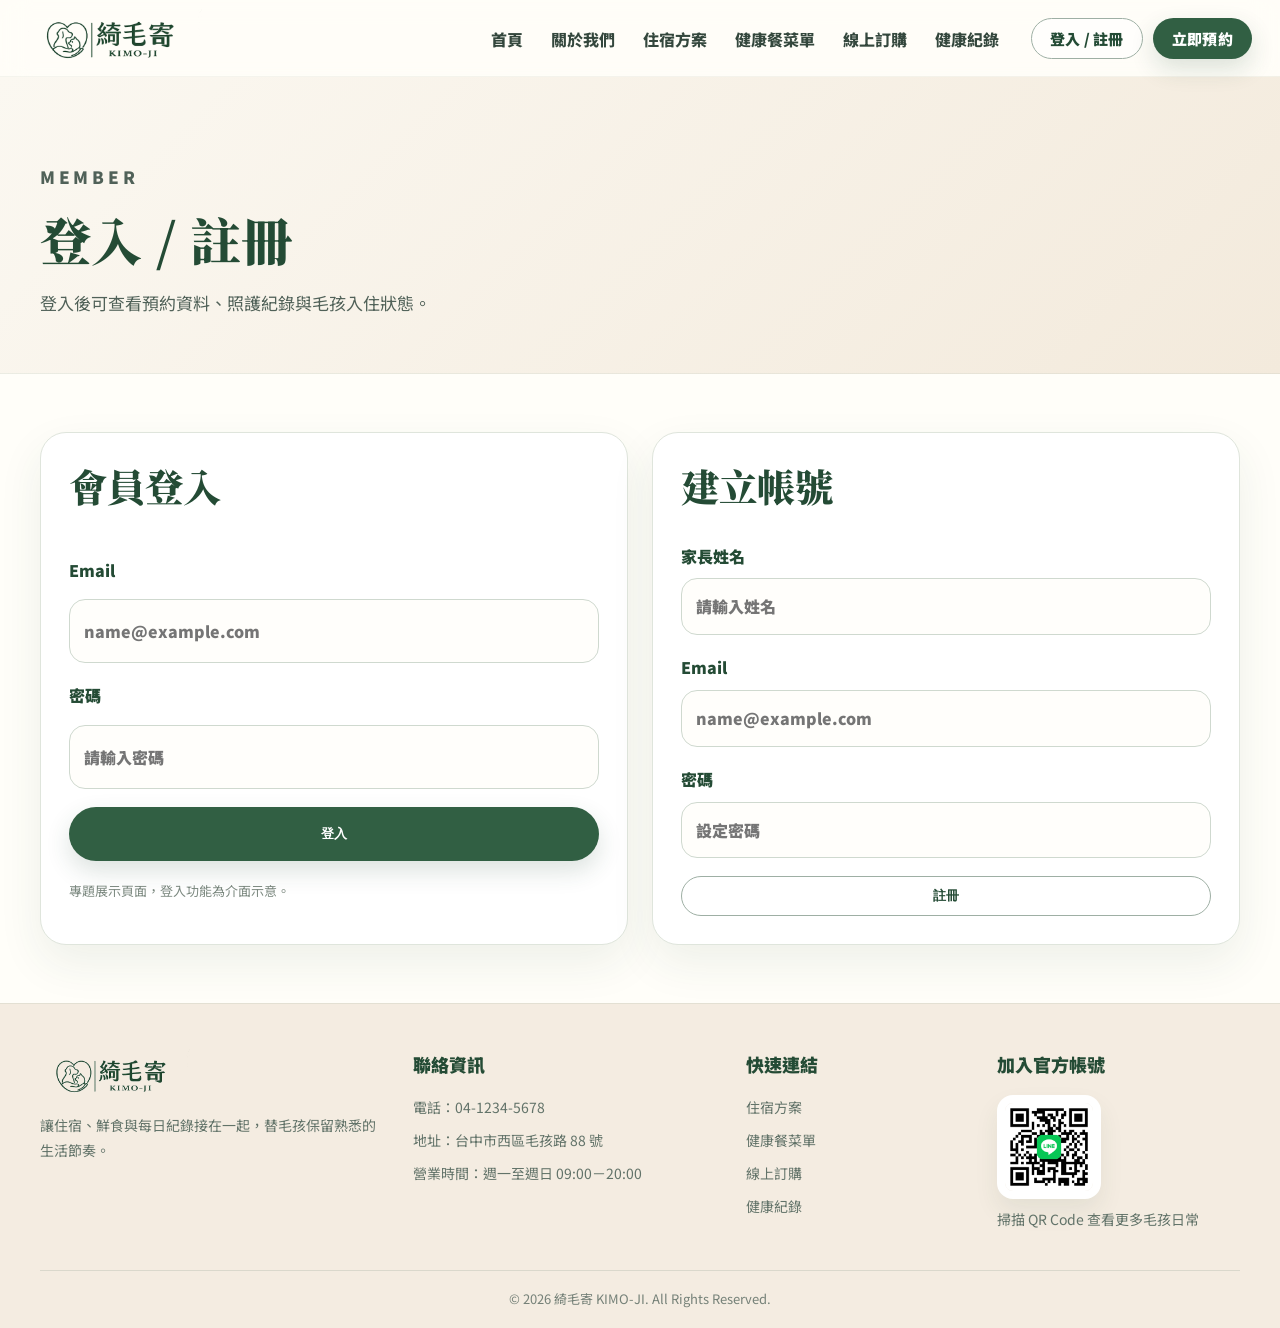
<file: login.html>
<!DOCTYPE html>
<html lang="zh-Hant-TW">
<head>
  <meta charset="UTF-8">
  <meta name="viewport" content="width=device-width, initial-scale=1.0">
  <title>綺毛寄 KIMO-JI｜登入 / 註冊</title>
  <meta name="description" content="綺毛寄 KIMO-JI 提供寵物住宿、健康鮮食、每日照護紀錄與線上預約服務，讓毛孩外宿也能安心被照顧。">
  <link rel="preconnect" href="https://fonts.googleapis.com">
  <link rel="preconnect" href="https://fonts.gstatic.com" crossorigin>
  <link href="https://fonts.googleapis.com/css2?family=Noto+Sans+TC:wght@400;500;700;800;900&family=Noto+Serif+TC:wght@600;700;800;900&display=swap" rel="stylesheet">
  <link rel="icon" href="images/favicon.ico">
  <link rel="apple-touch-icon" href="images/favicon.png">
  <link rel="stylesheet" href="css/style.css">
</head>
<body>
  <header class="site-header is-scrolled">
    <div class="nav-wrap">
      <a class="brand" href="index.html" aria-label="回到綺毛寄首頁"><img src="images/logo-kimoji-horizontal.png" alt="綺毛寄 KIMO-JI 品牌標誌"></a>
      <button class="nav-toggle" type="button" aria-label="開啟導覽選單" aria-expanded="false"><span></span><span></span><span></span></button>
      <nav class="main-nav" aria-label="主選單">
        <a class="" href="index.html">首頁</a>
        <a class="" href="about.html">關於我們</a>
        <a class="" href="stay.html">住宿方案</a>
        <a class="" href="menu.html">健康餐菜單</a>
        <a class="" href="order.html">線上訂購</a>
        <a class="" href="record.html">健康紀錄</a>
      </nav>
      <div class="nav-actions"><a class="btn btn-outline btn-nav" href="login.html">登入 / 註冊</a><a class="btn btn-primary btn-nav" href="order.html">立即預約</a></div>
    </div>
  </header>
  <main class="page-main">
    <section class="sub-hero"><div class="content-wrap"><p class="eyebrow">MEMBER</p><h1>登入 / 註冊</h1><p class="sub-lead">登入後可查看預約資料、照護紀錄與毛孩入住狀態。</p></div></section>
    <section class="page-section"><div class="content-wrap auth-grid"><form class="k-form auth-card"><h2>會員登入</h2><label>Email<input type="email" placeholder="name@example.com"></label><label>密碼<input type="password" placeholder="請輸入密碼"></label><button class="btn btn-primary" type="button">登入</button><p class="form-hint">專題展示頁面，登入功能為介面示意。</p></form><form class="k-form auth-card"><h2>建立帳號</h2><label>家長姓名<input type="text" placeholder="請輸入姓名"></label><label>Email<input type="email" placeholder="name@example.com"></label><label>密碼<input type="password" placeholder="設定密碼"></label><button class="btn btn-outline" type="button">註冊</button></form></div></section>
  </main>
  <footer class="site-footer">
    <div class="footer-inner">
      <div class="footer-info">
        <div class="footer-brand-col">
          <img src="images/logo-kimoji-horizontal.png" alt="綺毛寄 KIMO-JI 品牌標誌">
          <p>讓住宿、鮮食與每日紀錄接在一起，替毛孩保留熟悉的生活節奏。</p>
        </div>
        <div>
          <h3>聯絡資訊</h3>
          <p>電話：04-1234-5678</p>
          <p>地址：台中市西區毛孩路 88 號</p>
          <p>營業時間：週一至週日 09:00－20:00</p>
        </div>
        <div>
          <h3>快速連結</h3>
          <a href="stay.html">住宿方案</a><a href="menu.html">健康餐菜單</a><a href="order.html">線上訂購</a><a href="record.html">健康紀錄</a>
        </div>
        <div class="footer-qr">
          <h3>加入官方帳號</h3>
          <img src="images/qrcode.png" alt="綺毛寄官方帳號 QR Code">
          <p>掃描 QR Code 查看更多毛孩日常</p>
        </div>
      </div>
      <div class="footer-bottom"><p>© 2026 綺毛寄 KIMO-JI. All Rights Reserved.</p></div>
    </div>
  </footer>
  <script src="js/main.js"></script>
</body>
</html>
</file>
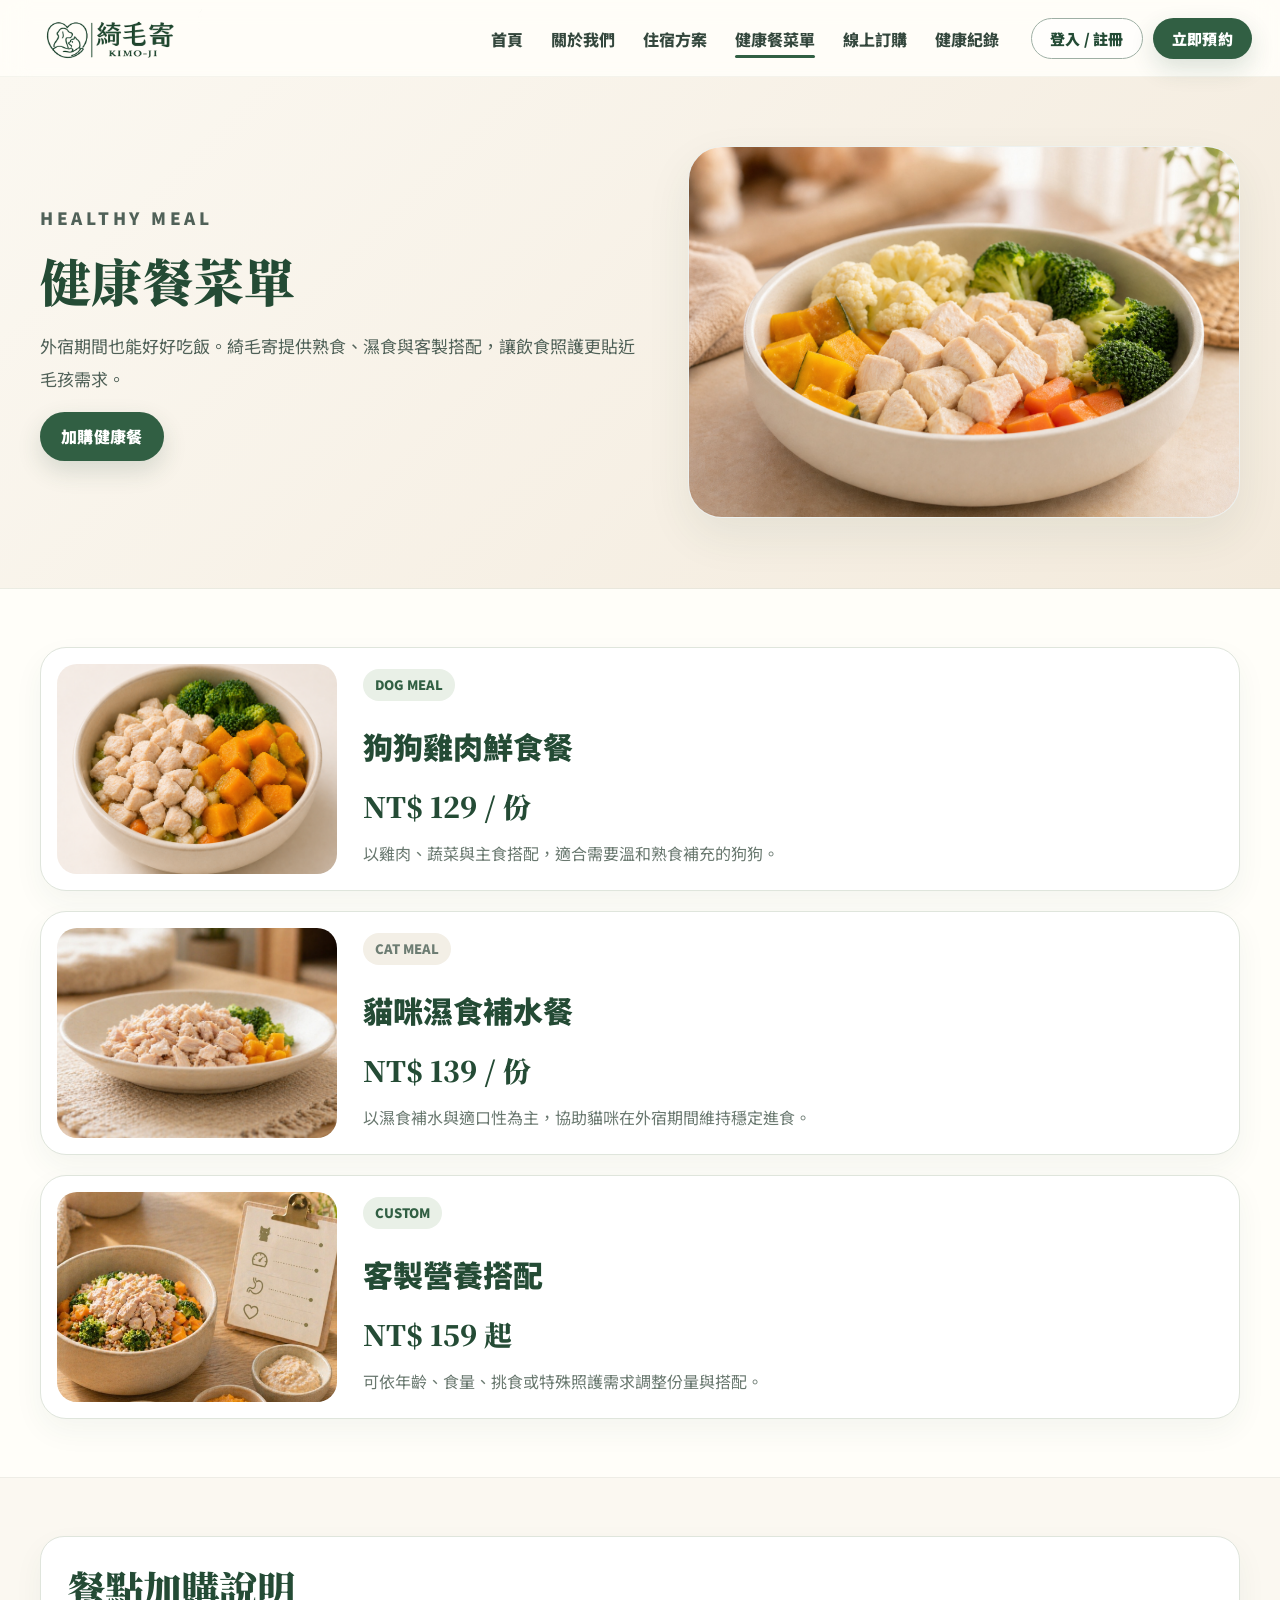
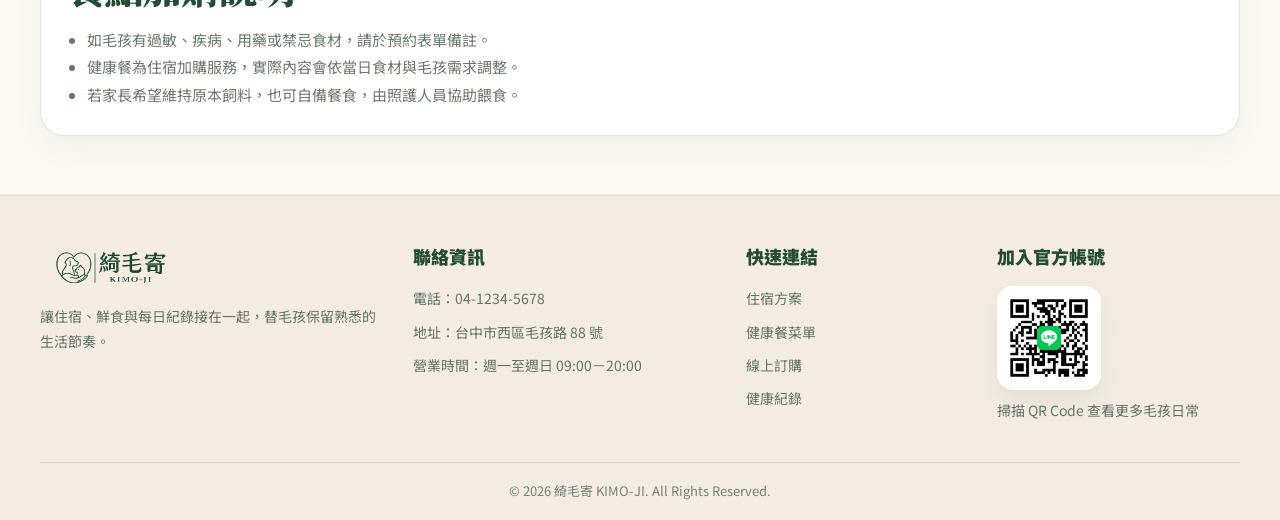
<file: menu.html>
<!DOCTYPE html>
<html lang="zh-Hant-TW">
<head>
  <meta charset="UTF-8">
  <meta name="viewport" content="width=device-width, initial-scale=1.0">
  <title>綺毛寄 KIMO-JI｜健康餐菜單</title>
  <meta name="description" content="綺毛寄 KIMO-JI 提供寵物住宿、健康鮮食、每日照護紀錄與線上預約服務，讓毛孩外宿也能安心被照顧。">
  <link rel="preconnect" href="https://fonts.googleapis.com">
  <link rel="preconnect" href="https://fonts.gstatic.com" crossorigin>
  <link href="https://fonts.googleapis.com/css2?family=Noto+Sans+TC:wght@400;500;700;800;900&family=Noto+Serif+TC:wght@600;700;800;900&display=swap" rel="stylesheet">
  <link rel="icon" href="images/favicon.ico">
  <link rel="apple-touch-icon" href="images/favicon.png">
  <link rel="stylesheet" href="css/style.css">
</head>
<body>
  <header class="site-header is-scrolled">
    <div class="nav-wrap">
      <a class="brand" href="index.html" aria-label="回到綺毛寄首頁"><img src="images/logo-kimoji-horizontal.png" alt="綺毛寄 KIMO-JI 品牌標誌"></a>
      <button class="nav-toggle" type="button" aria-label="開啟導覽選單" aria-expanded="false"><span></span><span></span><span></span></button>
      <nav class="main-nav" aria-label="主選單">
        <a class="" href="index.html">首頁</a>
        <a class="" href="about.html">關於我們</a>
        <a class="" href="stay.html">住宿方案</a>
        <a class="active" href="menu.html">健康餐菜單</a>
        <a class="" href="order.html">線上訂購</a>
        <a class="" href="record.html">健康紀錄</a>
      </nav>
      <div class="nav-actions"><a class="btn btn-outline btn-nav" href="login.html">登入 / 註冊</a><a class="btn btn-primary btn-nav" href="order.html">立即預約</a></div>
    </div>
  </header>
  <main class="page-main">
    <section class="sub-hero two-col-hero"><div class="content-wrap sub-hero-grid"><div class="sub-hero-copy"><p class="eyebrow">HEALTHY MEAL</p><h1>健康餐菜單</h1><p>外宿期間也能好好吃飯。綺毛寄提供熟食、濕食與客製搭配，讓飲食照護更貼近毛孩需求。</p><a class="btn btn-primary" href="order.html">加購健康餐</a></div><div class="sub-hero-photo"><img src="images/service-meal.jpg" alt="寵物健康鮮食餐點"></div></div></section>
    <section class="page-section"><div class="content-wrap menu-page-grid"><article class="menu-detail-card"><img src="images/dog-chicken.png" alt="狗狗雞肉鮮食"><div><span class="menu-chip">DOG MEAL</span><h2>狗狗雞肉鮮食餐</h2><strong>NT$ 129 / 份</strong><p>以雞肉、蔬菜與主食搭配，適合需要溫和熟食補充的狗狗。</p></div></article><article class="menu-detail-card"><img src="images/cat-meal.jpg" alt="貓咪濕食餐"><div><span class="menu-chip light">CAT MEAL</span><h2>貓咪濕食補水餐</h2><strong>NT$ 139 / 份</strong><p>以濕食補水與適口性為主，協助貓咪在外宿期間維持穩定進食。</p></div></article><article class="menu-detail-card"><img src="images/customized-meal.jpg" alt="客製營養搭配餐"><div><span class="menu-chip">CUSTOM</span><h2>客製營養搭配</h2><strong>NT$ 159 起</strong><p>可依年齡、食量、挑食或特殊照護需求調整份量與搭配。</p></div></article></div></section>
    <section class="page-section soft"><div class="content-wrap food-note"><h2>餐點加購說明</h2><ul><li>如毛孩有過敏、疾病、用藥或禁忌食材，請於預約表單備註。</li><li>健康餐為住宿加購服務，實際內容會依當日食材與毛孩需求調整。</li><li>若家長希望維持原本飼料，也可自備餐食，由照護人員協助餵食。</li></ul></div></section>
  </main>
  <footer class="site-footer">
    <div class="footer-inner">
      <div class="footer-info">
        <div class="footer-brand-col">
          <img src="images/logo-kimoji-horizontal.png" alt="綺毛寄 KIMO-JI 品牌標誌">
          <p>讓住宿、鮮食與每日紀錄接在一起，替毛孩保留熟悉的生活節奏。</p>
        </div>
        <div>
          <h3>聯絡資訊</h3>
          <p>電話：04-1234-5678</p>
          <p>地址：台中市西區毛孩路 88 號</p>
          <p>營業時間：週一至週日 09:00－20:00</p>
        </div>
        <div>
          <h3>快速連結</h3>
          <a href="stay.html">住宿方案</a><a href="menu.html">健康餐菜單</a><a href="order.html">線上訂購</a><a href="record.html">健康紀錄</a>
        </div>
        <div class="footer-qr">
          <h3>加入官方帳號</h3>
          <img src="images/qrcode.png" alt="綺毛寄官方帳號 QR Code">
          <p>掃描 QR Code 查看更多毛孩日常</p>
        </div>
      </div>
      <div class="footer-bottom"><p>© 2026 綺毛寄 KIMO-JI. All Rights Reserved.</p></div>
    </div>
  </footer>
  <script src="js/main.js"></script>
</body>
</html>
</file>
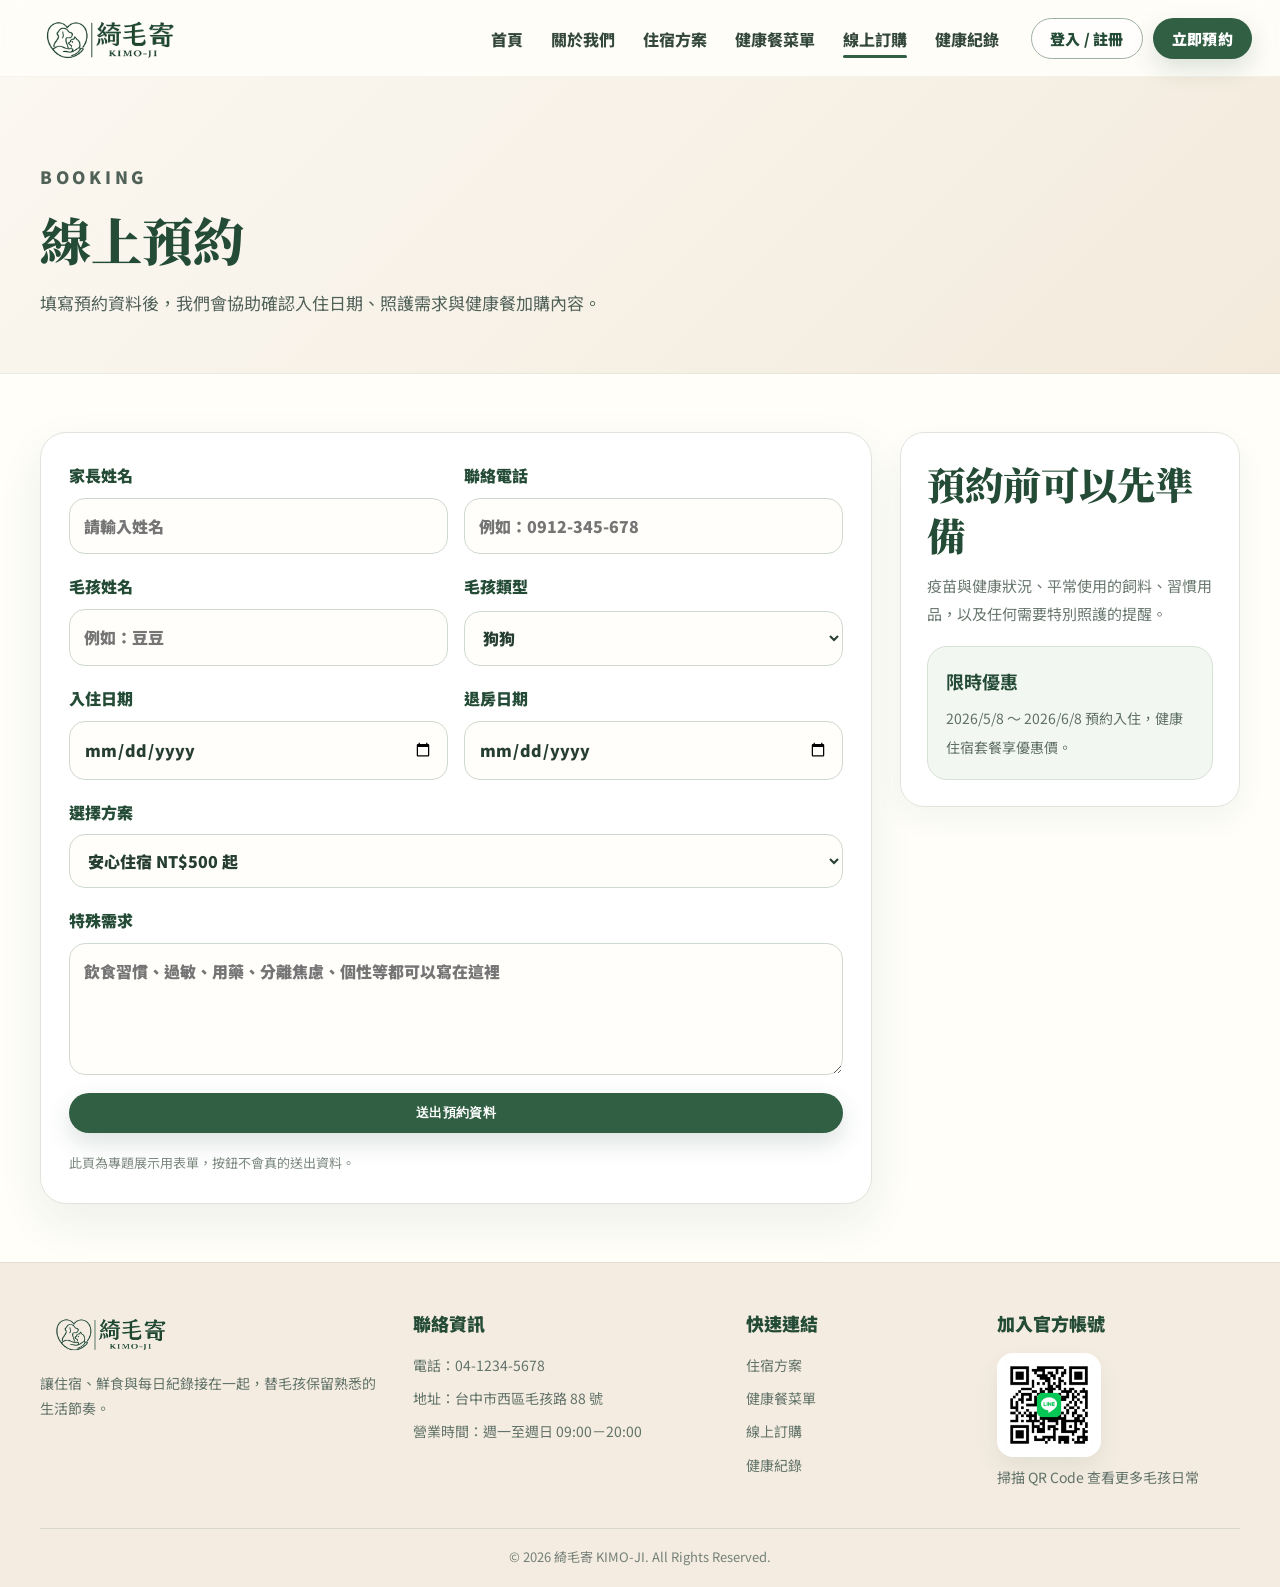
<file: order.html>
<!DOCTYPE html>
<html lang="zh-Hant-TW">
<head>
  <meta charset="UTF-8">
  <meta name="viewport" content="width=device-width, initial-scale=1.0">
  <title>綺毛寄 KIMO-JI｜線上預約</title>
  <meta name="description" content="綺毛寄 KIMO-JI 提供寵物住宿、健康鮮食、每日照護紀錄與線上預約服務，讓毛孩外宿也能安心被照顧。">
  <link rel="preconnect" href="https://fonts.googleapis.com">
  <link rel="preconnect" href="https://fonts.gstatic.com" crossorigin>
  <link href="https://fonts.googleapis.com/css2?family=Noto+Sans+TC:wght@400;500;700;800;900&family=Noto+Serif+TC:wght@600;700;800;900&display=swap" rel="stylesheet">
  <link rel="icon" href="images/favicon.ico">
  <link rel="apple-touch-icon" href="images/favicon.png">
  <link rel="stylesheet" href="css/style.css">
</head>
<body>
  <header class="site-header is-scrolled">
    <div class="nav-wrap">
      <a class="brand" href="index.html" aria-label="回到綺毛寄首頁"><img src="images/logo-kimoji-horizontal.png" alt="綺毛寄 KIMO-JI 品牌標誌"></a>
      <button class="nav-toggle" type="button" aria-label="開啟導覽選單" aria-expanded="false"><span></span><span></span><span></span></button>
      <nav class="main-nav" aria-label="主選單">
        <a class="" href="index.html">首頁</a>
        <a class="" href="about.html">關於我們</a>
        <a class="" href="stay.html">住宿方案</a>
        <a class="" href="menu.html">健康餐菜單</a>
        <a class="active" href="order.html">線上訂購</a>
        <a class="" href="record.html">健康紀錄</a>
      </nav>
      <div class="nav-actions"><a class="btn btn-outline btn-nav" href="login.html">登入 / 註冊</a><a class="btn btn-primary btn-nav" href="order.html">立即預約</a></div>
    </div>
  </header>
  <main class="page-main">
    <section class="sub-hero"><div class="content-wrap"><p class="eyebrow">BOOKING</p><h1>線上預約</h1><p class="sub-lead">填寫預約資料後，我們會協助確認入住日期、照護需求與健康餐加購內容。</p></div></section>
    <section class="page-section"><div class="content-wrap form-layout"><form class="k-form"><div class="form-row"><label>家長姓名<input type="text" placeholder="請輸入姓名"></label><label>聯絡電話<input type="tel" placeholder="例如：0912-345-678"></label></div><div class="form-row"><label>毛孩姓名<input type="text" placeholder="例如：豆豆"></label><label>毛孩類型<select><option>狗狗</option><option>貓咪</option><option>其他，請備註</option></select></label></div><div class="form-row"><label>入住日期<input type="date"></label><label>退房日期<input type="date"></label></div><label>選擇方案<select><option>安心住宿 NT$500 起</option><option>健康住宿套餐 優惠價 NT$569</option><option>僅諮詢 / 尚未決定</option></select></label><label>特殊需求<textarea placeholder="飲食習慣、過敏、用藥、分離焦慮、個性等都可以寫在這裡"></textarea></label><button class="btn btn-primary" type="button">送出預約資料</button><p class="form-hint">此頁為專題展示用表單，按鈕不會真的送出資料。</p></form><aside class="booking-side"><h2>預約前可以先準備</h2><p>疫苗與健康狀況、平常使用的飼料、習慣用品，以及任何需要特別照護的提醒。</p><div class="side-card"><strong>限時優惠</strong><span>2026/5/8 ～ 2026/6/8 預約入住，健康住宿套餐享優惠價。</span></div></aside></div></section>
  </main>
  <footer class="site-footer">
    <div class="footer-inner">
      <div class="footer-info">
        <div class="footer-brand-col">
          <img src="images/logo-kimoji-horizontal.png" alt="綺毛寄 KIMO-JI 品牌標誌">
          <p>讓住宿、鮮食與每日紀錄接在一起，替毛孩保留熟悉的生活節奏。</p>
        </div>
        <div>
          <h3>聯絡資訊</h3>
          <p>電話：04-1234-5678</p>
          <p>地址：台中市西區毛孩路 88 號</p>
          <p>營業時間：週一至週日 09:00－20:00</p>
        </div>
        <div>
          <h3>快速連結</h3>
          <a href="stay.html">住宿方案</a><a href="menu.html">健康餐菜單</a><a href="order.html">線上訂購</a><a href="record.html">健康紀錄</a>
        </div>
        <div class="footer-qr">
          <h3>加入官方帳號</h3>
          <img src="images/qrcode.png" alt="綺毛寄官方帳號 QR Code">
          <p>掃描 QR Code 查看更多毛孩日常</p>
        </div>
      </div>
      <div class="footer-bottom"><p>© 2026 綺毛寄 KIMO-JI. All Rights Reserved.</p></div>
    </div>
  </footer>
  <script src="js/main.js"></script>
</body>
</html>
</file>
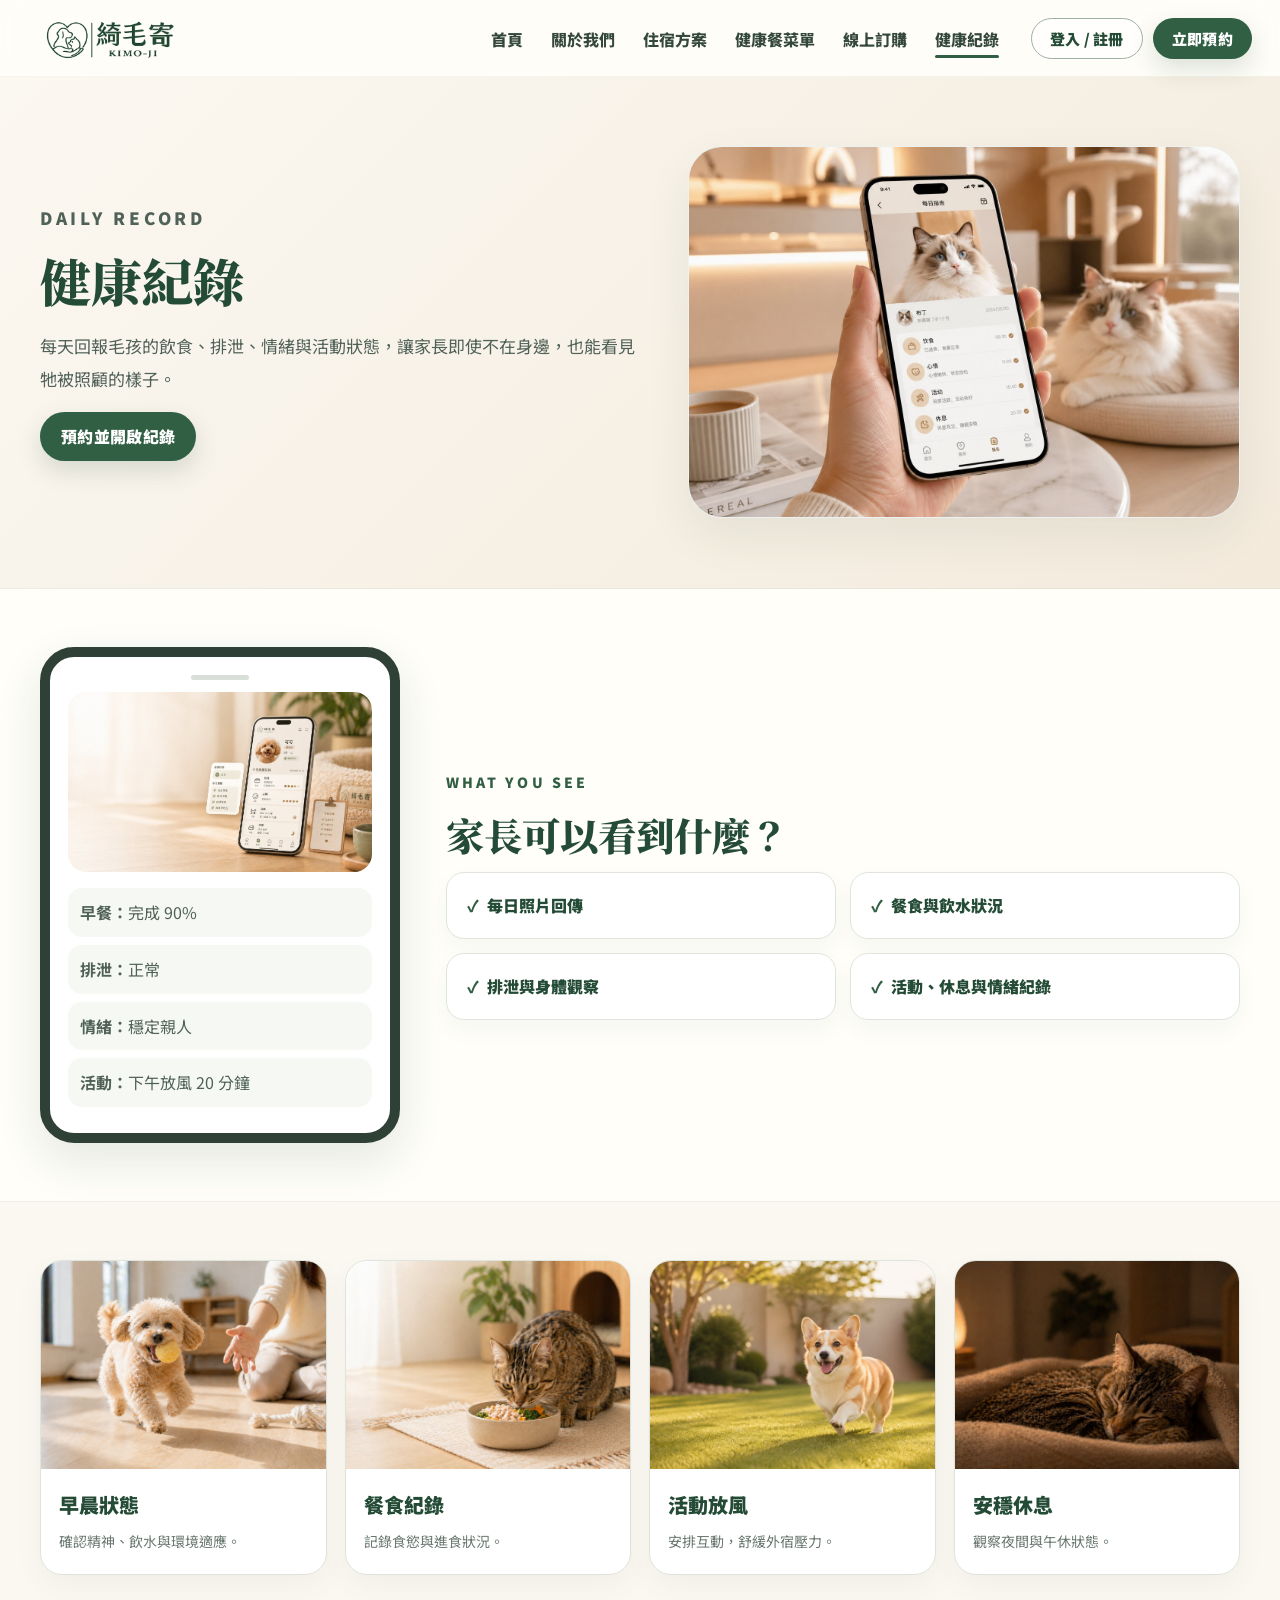
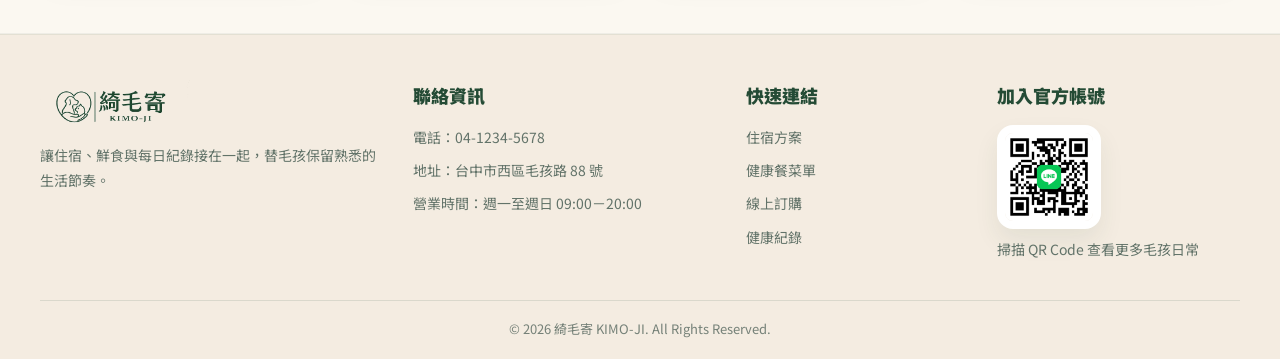
<file: record.html>
<!DOCTYPE html>
<html lang="zh-Hant-TW">
<head>
  <meta charset="UTF-8">
  <meta name="viewport" content="width=device-width, initial-scale=1.0">
  <title>綺毛寄 KIMO-JI｜健康紀錄</title>
  <meta name="description" content="綺毛寄 KIMO-JI 提供寵物住宿、健康鮮食、每日照護紀錄與線上預約服務，讓毛孩外宿也能安心被照顧。">
  <link rel="preconnect" href="https://fonts.googleapis.com">
  <link rel="preconnect" href="https://fonts.gstatic.com" crossorigin>
  <link href="https://fonts.googleapis.com/css2?family=Noto+Sans+TC:wght@400;500;700;800;900&family=Noto+Serif+TC:wght@600;700;800;900&display=swap" rel="stylesheet">
  <link rel="icon" href="images/favicon.ico">
  <link rel="apple-touch-icon" href="images/favicon.png">
  <link rel="stylesheet" href="css/style.css">
</head>
<body>
  <header class="site-header is-scrolled">
    <div class="nav-wrap">
      <a class="brand" href="index.html" aria-label="回到綺毛寄首頁"><img src="images/logo-kimoji-horizontal.png" alt="綺毛寄 KIMO-JI 品牌標誌"></a>
      <button class="nav-toggle" type="button" aria-label="開啟導覽選單" aria-expanded="false"><span></span><span></span><span></span></button>
      <nav class="main-nav" aria-label="主選單">
        <a class="" href="index.html">首頁</a>
        <a class="" href="about.html">關於我們</a>
        <a class="" href="stay.html">住宿方案</a>
        <a class="" href="menu.html">健康餐菜單</a>
        <a class="" href="order.html">線上訂購</a>
        <a class="active" href="record.html">健康紀錄</a>
      </nav>
      <div class="nav-actions"><a class="btn btn-outline btn-nav" href="login.html">登入 / 註冊</a><a class="btn btn-primary btn-nav" href="order.html">立即預約</a></div>
    </div>
  </header>
  <main class="page-main">
    <section class="sub-hero two-col-hero"><div class="content-wrap sub-hero-grid"><div class="sub-hero-copy"><p class="eyebrow">DAILY RECORD</p><h1>健康紀錄</h1><p>每天回報毛孩的飲食、排泄、情緒與活動狀態，讓家長即使不在身邊，也能看見牠被照顧的樣子。</p><a class="btn btn-primary" href="order.html">預約並開啟紀錄</a></div><div class="sub-hero-photo"><img src="images/service-record2.jpg" alt="每日照護紀錄畫面"></div></div></section>
    <section class="page-section"><div class="content-wrap record-demo"><div class="record-phone-large"><div class="phone-notch"></div><img src="images/service-record.jpg" alt="手機照護紀錄示意"><div class="record-list"><p><strong>早餐：</strong>完成 90%</p><p><strong>排泄：</strong>正常</p><p><strong>情緒：</strong>穩定親人</p><p><strong>活動：</strong>下午放風 20 分鐘</p></div></div><div><p class="eyebrow">WHAT YOU SEE</p><h2>家長可以看到什麼？</h2><div class="check-list"><p>每日照片回傳</p><p>餐食與飲水狀況</p><p>排泄與身體觀察</p><p>活動、休息與情緒紀錄</p></div></div></div></section>
    <section class="page-section soft"><div class="content-wrap life-gallery-grid"><article class="life-card"><img src="images/morning.jpg" alt="早晨紀錄"><div class="life-card-body"><h3>早晨狀態</h3><p>確認精神、飲水與環境適應。</p></div></article><article class="life-card"><img src="images/lunch.jpg" alt="午餐紀錄"><div class="life-card-body"><h3>餐食紀錄</h3><p>記錄食慾與進食狀況。</p></div></article><article class="life-card"><img src="images/afternoon.jpg" alt="下午活動"><div class="life-card-body"><h3>活動放風</h3><p>安排互動，舒緩外宿壓力。</p></div></article><article class="life-card"><img src="images/sleeping.jpg" alt="休息紀錄"><div class="life-card-body"><h3>安穩休息</h3><p>觀察夜間與午休狀態。</p></div></article></div></section>
  </main>
  <footer class="site-footer">
    <div class="footer-inner">
      <div class="footer-info">
        <div class="footer-brand-col">
          <img src="images/logo-kimoji-horizontal.png" alt="綺毛寄 KIMO-JI 品牌標誌">
          <p>讓住宿、鮮食與每日紀錄接在一起，替毛孩保留熟悉的生活節奏。</p>
        </div>
        <div>
          <h3>聯絡資訊</h3>
          <p>電話：04-1234-5678</p>
          <p>地址：台中市西區毛孩路 88 號</p>
          <p>營業時間：週一至週日 09:00－20:00</p>
        </div>
        <div>
          <h3>快速連結</h3>
          <a href="stay.html">住宿方案</a><a href="menu.html">健康餐菜單</a><a href="order.html">線上訂購</a><a href="record.html">健康紀錄</a>
        </div>
        <div class="footer-qr">
          <h3>加入官方帳號</h3>
          <img src="images/qrcode.png" alt="綺毛寄官方帳號 QR Code">
          <p>掃描 QR Code 查看更多毛孩日常</p>
        </div>
      </div>
      <div class="footer-bottom"><p>© 2026 綺毛寄 KIMO-JI. All Rights Reserved.</p></div>
    </div>
  </footer>
  <script src="js/main.js"></script>
</body>
</html>
</file>
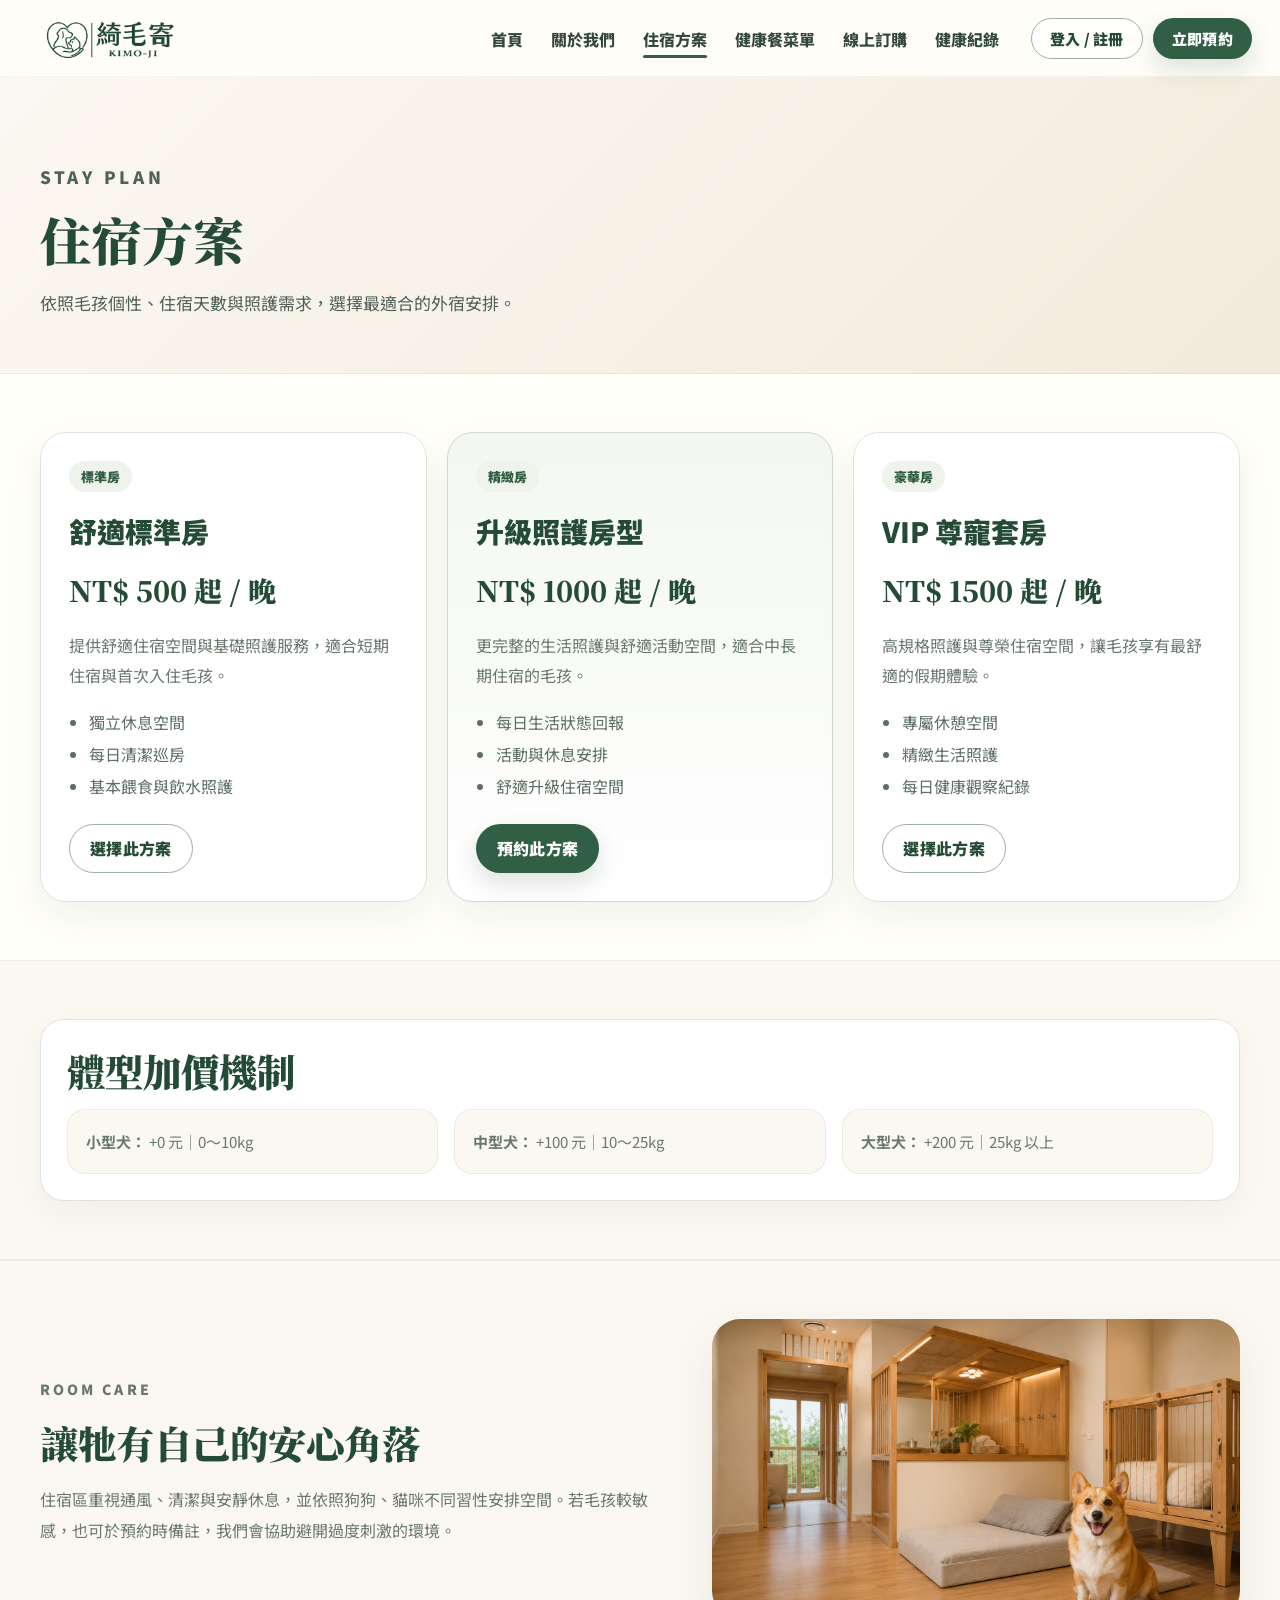
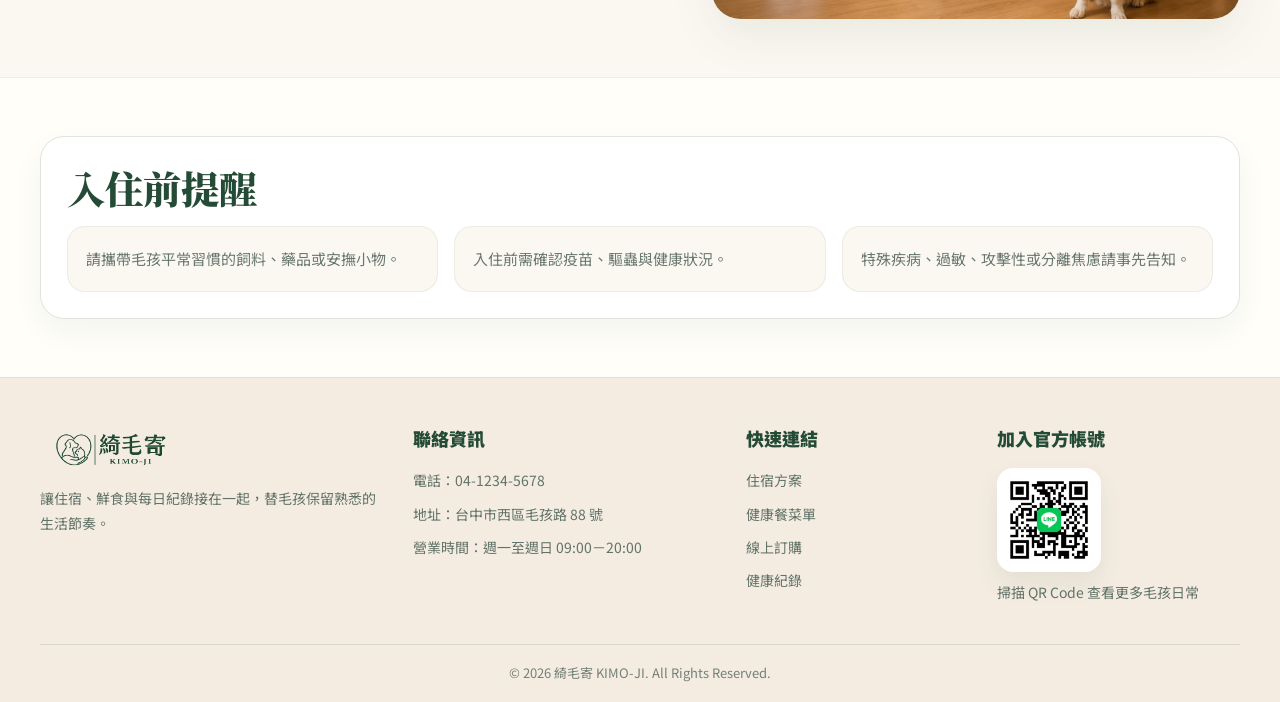
<file: stay.html>
<!DOCTYPE html>
<html lang="zh-Hant-TW">
<head>
  <meta charset="UTF-8">
  <meta name="viewport" content="width=device-width, initial-scale=1.0">
  <title>綺毛寄 KIMO-JI｜住宿方案</title>
  <meta name="description" content="綺毛寄 KIMO-JI 提供寵物住宿、健康鮮食、每日照護紀錄與線上預約服務，讓毛孩外宿也能安心被照顧。">
  <link rel="preconnect" href="https://fonts.googleapis.com">
  <link rel="preconnect" href="https://fonts.gstatic.com" crossorigin>
  <link href="https://fonts.googleapis.com/css2?family=Noto+Sans+TC:wght@400;500;700;800;900&family=Noto+Serif+TC:wght@600;700;800;900&display=swap" rel="stylesheet">
  <link rel="icon" href="images/favicon.ico">
  <link rel="apple-touch-icon" href="images/favicon.png">
  <link rel="stylesheet" href="css/style.css">
</head>
<body>
  <header class="site-header is-scrolled">
    <div class="nav-wrap">
      <a class="brand" href="index.html" aria-label="回到綺毛寄首頁"><img src="images/logo-kimoji-horizontal.png" alt="綺毛寄 KIMO-JI 品牌標誌"></a>
      <button class="nav-toggle" type="button" aria-label="開啟導覽選單" aria-expanded="false"><span></span><span></span><span></span></button>
      <nav class="main-nav" aria-label="主選單">
        <a class="" href="index.html">首頁</a>
        <a class="" href="about.html">關於我們</a>
        <a class="active" href="stay.html">住宿方案</a>
        <a class="" href="menu.html">健康餐菜單</a>
        <a class="" href="order.html">線上訂購</a>
        <a class="" href="record.html">健康紀錄</a>
      </nav>
      <div class="nav-actions"><a class="btn btn-outline btn-nav" href="login.html">登入 / 註冊</a><a class="btn btn-primary btn-nav" href="order.html">立即預約</a></div>
    </div>
  </header>
  <main class="page-main">
    <section class="sub-hero"><div class="content-wrap"><p class="eyebrow">STAY PLAN</p><h1>住宿方案</h1><p class="sub-lead">依照毛孩個性、住宿天數與照護需求，選擇最適合的外宿安排。</p></div></section>
    
  <section class="page-section">
    <div class="content-wrap plan-page-grid">

      <article class="plan-card">
        <span class="plan-label">標準房</span>
        <h2>舒適標準房</h2>
        <strong>NT$ 500 起 / 晚</strong>
        <p>提供舒適住宿空間與基礎照護服務，適合短期住宿與首次入住毛孩。</p>
        <ul>
          <li>獨立休息空間</li>
          <li>每日清潔巡房</li>
          <li>基本餵食與飲水照護</li>
        </ul>
        <a class="btn btn-outline" href="order.html">選擇此方案</a>
      </article>

      <article class="plan-card featured">
        <span class="plan-label">精緻房</span>
        <h2>升級照護房型</h2>
        <strong>NT$ 1000 起 / 晚</strong>
        <p>更完整的生活照護與舒適活動空間，適合中長期住宿的毛孩。</p>
        <ul>
          <li>每日生活狀態回報</li>
          <li>活動與休息安排</li>
          <li>舒適升級住宿空間</li>
        </ul>
        <a class="btn btn-primary" href="order.html">預約此方案</a>
      </article>

      <article class="plan-card">
        <span class="plan-label">豪華房</span>
        <h2>VIP 尊寵套房</h2>
        <strong>NT$ 1500 起 / 晚</strong>
        <p>高規格照護與尊榮住宿空間，讓毛孩享有最舒適的假期體驗。</p>
        <ul>
          <li>專屬休憩空間</li>
          <li>精緻生活照護</li>
          <li>每日健康觀察紀錄</li>
        </ul>
        <a class="btn btn-outline" href="order.html">選擇此方案</a>
      </article>

    </div>
  </section>

  <section class="page-section soft">
  <div class="content-wrap notice-box">
    <h2>體型加價機制</h2>

    <div class="notice-grid">
      <p><strong>小型犬：</strong> +0 元｜0～10kg</p>
      <p><strong>中型犬：</strong> +100 元｜10～25kg</p>
      <p><strong>大型犬：</strong> +200 元｜25kg 以上</p>
    </div>
  </div>
  </section>


    <section class="page-section soft"><div class="content-wrap split-section"><div><p class="eyebrow">ROOM CARE</p><h2>讓牠有自己的安心角落</h2><p>住宿區重視通風、清潔與安靜休息，並依照狗狗、貓咪不同習性安排空間。若毛孩較敏感，也可於預約時備註，我們會協助避開過度刺激的環境。</p></div><img src="images/slide-room.jpg" alt="寵物住宿房型示意"></div></section>
    <section class="page-section"><div class="content-wrap notice-box"><h2>入住前提醒</h2><div class="notice-grid"><p>請攜帶毛孩平常習慣的飼料、藥品或安撫小物。</p><p>入住前需確認疫苗、驅蟲與健康狀況。</p><p>特殊疾病、過敏、攻擊性或分離焦慮請事先告知。</p></div></div></section>
  </main>
  <footer class="site-footer">
    <div class="footer-inner">
      <div class="footer-info">
        <div class="footer-brand-col">
          <img src="images/logo-kimoji-horizontal.png" alt="綺毛寄 KIMO-JI 品牌標誌">
          <p>讓住宿、鮮食與每日紀錄接在一起，替毛孩保留熟悉的生活節奏。</p>
        </div>
        <div>
          <h3>聯絡資訊</h3>
          <p>電話：04-1234-5678</p>
          <p>地址：台中市西區毛孩路 88 號</p>
          <p>營業時間：週一至週日 09:00－20:00</p>
        </div>
        <div>
          <h3>快速連結</h3>
          <a href="stay.html">住宿方案</a><a href="menu.html">健康餐菜單</a><a href="order.html">線上訂購</a><a href="record.html">健康紀錄</a>
        </div>
        <div class="footer-qr">
          <h3>加入官方帳號</h3>
          <img src="images/qrcode.png" alt="綺毛寄官方帳號 QR Code">
          <p>掃描 QR Code 查看更多毛孩日常</p>
        </div>
      </div>
      <div class="footer-bottom"><p>© 2026 綺毛寄 KIMO-JI. All Rights Reserved.</p></div>
    </div>
  </footer>
  <script src="js/main.js"></script>
</body>
</html>
</file>
<file: css/style.css>
:root{
  --green:#244b35;
  --green-2:#315f43;
  --green-3:#406f51;
  --green-soft:#e9f0e7;
  --cream:#f8f4ec;
  --cream-2:#f1e8dc;
  --cream-3:#fbf8f1;
  --text:#263d31;
  --muted:#69786f;
  --line:#dfe5dc;
  --white:#fffefb;
  --shadow:0 18px 45px rgba(36,75,53,.08);
}

*{box-sizing:border-box}
html{scroll-behavior:smooth}
body{
  margin:0;
  font-family:"Noto Sans TC","Microsoft JhengHei",Arial,sans-serif;
  color:var(--text);
  background:var(--cream);
  line-height:1.8;
}
a{color:inherit;text-decoration:none}
img{max-width:100%;display:block}
.content-wrap{width:min(1200px, calc(100% - 48px));margin:0 auto}

.site-header{
  position:fixed;
  top:0;left:0;right:0;
  z-index:50;
  background:rgba(255,253,247,.48);
  backdrop-filter:blur(14px);
  -webkit-backdrop-filter:blur(14px);
  border-bottom:1px solid rgba(36,75,53,.04);
  transition:background .28s ease, box-shadow .28s ease, border-color .28s ease;
}
.site-header.is-scrolled{
  background:rgba(255,253,247,.96);
  border-bottom:1px solid rgba(36,75,53,.1);
  box-shadow:0 12px 30px rgba(36,75,53,.08);
}
.nav-wrap{
  width:min(1320px, calc(100% - 56px));
  height:76px;
  margin:0 auto;
  display:flex;
  align-items:center;
  gap:28px;
}
.brand{display:flex;align-items:center;flex:0 0 auto}
.brand img{width:174px;height:auto}
.main-nav{
  margin-left:auto;
  display:flex;
  align-items:center;
  gap:28px;
  font-size:16px;
  font-weight:800;
  color:#34473d;
}
.main-nav a{position:relative;padding:24px 0 22px;white-space:nowrap}
.main-nav a.active::after,.main-nav a:hover::after{
  content:"";position:absolute;left:0;right:0;bottom:17px;height:3px;border-radius:99px;background:var(--green-2)
}
.nav-actions{display:flex;gap:10px;align-items:center;margin-left:4px}
.btn{
  display:inline-flex;align-items:center;justify-content:center;
  min-height:40px;padding:9px 20px;border-radius:999px;
  font-weight:900;border:1px solid transparent;transition:.25s ease;white-space:nowrap;letter-spacing:.02em
}
.btn:hover{transform:translateY(-1px)}
.btn-primary{color:#fff;background:var(--green-2);box-shadow:0 10px 24px rgba(36,75,53,.16)}
.btn-outline{color:var(--green);border-color:#9eafa4;background:rgba(255,255,255,.55)}
.btn-light{background:#fff;color:var(--green)}
.btn-ghost{border-color:rgba(255,255,255,.55);color:#fff;background:rgba(255,255,255,.08)}
.btn-lg{min-height:44px;padding:10px 24px;font-size:17px}
.btn-nav{min-height:34px;padding:6px 18px;font-size:15px}
.nav-toggle{display:none}

/* HERO */
.hero{position:relative;overflow:hidden;background:linear-gradient(90deg,#f9f5ed 0%,#f9f5ed 42%,#eadcc9 100%)}
.hero-track{position:relative;height:540px}
.hero-slide{
  position:absolute;inset:0;opacity:0;pointer-events:none;transition:opacity .55s ease;
  display:grid;grid-template-columns:minmax(400px, 44%) 1fr;align-items:stretch;overflow:hidden
}
.hero-slide.is-active{opacity:1;pointer-events:auto}
.hero-copy{
  position:relative;z-index:3;width:min(520px, calc(100% - 70px));
  margin-left:max(56px, calc((100vw - 1200px) / 2));
  align-self:center;padding:88px 0 38px
}
.eyebrow{margin:0 0 14px;letter-spacing:.22em;font-size:14px;font-weight:900;color:var(--green-2)}
.hero h1,.hero h2{
  margin:0;color:var(--green);
  font-family:"Noto Serif TC",serif;font-weight:900;
  font-size:clamp(42px,4.15vw,64px);line-height:1.2;letter-spacing:.01em
}
.hero h2{font-size:clamp(36px,3.55vw,56px)}
.hero-text{margin:22px 0 24px;font-size:17px;color:#41544b;line-height:1.9;max-width:560px}
.hero-buttons{display:flex;gap:15px;flex-wrap:wrap}
.hero-image{position:relative;overflow:hidden;min-width:0}
.hero-image::before{content:"";position:absolute;inset:0 auto 0 0;width:43%;z-index:2;background:linear-gradient(90deg,var(--cream) 0%,rgba(248,244,236,.78) 50%,rgba(248,244,236,0) 100%)}
.hero-image img{width:100%;height:100%;object-fit:cover;object-position:center center;transform:scale(1.02)}
.hero-slide-dog .hero-image img{object-position:65% center}
.cat-hero-image img{object-position:center center;filter:saturate(.96) brightness(1.05);transform:scale(1.18)}
.hero-slide-cat{background:linear-gradient(90deg,#fbf7ee 0%,#f4eadb 100%)}
.hero-slide-cat .hero-image::after{content:"";position:absolute;inset:0;background:linear-gradient(90deg,rgba(248,244,236,.1),rgba(36,75,53,.08));z-index:1}
.hero-record-ui{display:flex;align-items:center;justify-content:center;background:linear-gradient(135deg,#f7efe3,#dec7ae)}
.record-board{position:relative;width:min(560px,82%);min-height:315px;border-radius:36px;background:linear-gradient(135deg,rgba(255,255,255,.92),rgba(255,255,255,.48));border:1px solid rgba(255,255,255,.66);box-shadow:var(--shadow);display:flex;align-items:center;justify-content:center;gap:22px;padding:30px}
.record-phone{width:205px;border-radius:30px;background:#fff;border:8px solid #2f4037;box-shadow:0 18px 40px rgba(36,75,53,.16);padding:14px}
.phone-notch{width:58px;height:5px;border-radius:20px;background:#d8dfd8;margin:0 auto 12px}
.record-phone img{width:100%;height:126px;object-fit:cover;border-radius:18px;transform:none}
.record-lines span{display:block;height:10px;border-radius:20px;background:#e6eee6;margin-top:10px}.record-lines span:nth-child(2){width:76%}.record-lines span:nth-child(3){width:58%}
.record-card-mini{width:210px;border-radius:22px;background:#fff;padding:20px;box-shadow:0 15px 30px rgba(36,75,53,.12);border:1px solid var(--line)}
.record-card-mini strong{display:block;color:var(--green);font-size:20px;margin-bottom:6px}.record-card-mini p{margin:0;color:var(--muted);font-size:14px;line-height:1.7}
.carousel-arrow{
  position:absolute;top:50%;transform:translateY(-50%);z-index:6;
  width:auto;height:auto;border:0;border-radius:0;background:transparent;
  color:rgba(255,255,255,.9);font-size:70px;line-height:1;cursor:pointer;
  text-shadow:0 2px 12px rgba(36,75,53,.2);padding:8px 18px;
}
.carousel-arrow:hover{color:#fff;transform:translateY(-50%) scale(1.04)}
.carousel-arrow.prev{left:18px}.carousel-arrow.next{right:18px}
.carousel-dots{position:absolute;left:50%;bottom:18px;transform:translateX(-50%);display:flex;gap:10px;z-index:6}.carousel-dots button{width:9px;height:9px;border:0;border-radius:99px;background:rgba(255,255,255,.82);cursor:pointer}.carousel-dots button.is-active{background:var(--green-2);width:24px}

/* Worry */
.worry-section{background:#fbf8f1;padding:28px 0;border-top:1px solid rgba(36,75,53,.07);border-bottom:1px solid rgba(36,75,53,.07)}
.worry-grid{display:grid;grid-template-columns:300px 1fr;align-items:center;gap:36px}
.worry-title p{margin:0 0 7px;color:var(--green-2);font-weight:900;letter-spacing:.08em;font-size:16px}
.worry-title h2{position:relative;margin:0;color:var(--green);font-size:clamp(24px,2.3vw,32px);line-height:1.25;font-family:"Noto Serif TC",serif;font-weight:900}
.worry-title h2::after{content:"";display:block;width:38px;height:2px;background:var(--green-2);margin-top:14px}
.worry-list{display:grid;grid-template-columns:repeat(4,1fr);border-left:1px solid var(--line)}
.worry-item{min-height:96px;padding:8px 24px;display:grid;grid-template-columns:62px 1fr;gap:14px;align-items:center;border-right:1px solid var(--line)}
.kicon{width:58px;height:58px;display:grid;place-items:center;color:#819673;border-radius:50%;background:rgba(255,255,255,.58)}
.kicon svg,.care-badge svg,.time-icon svg{width:100%;height:100%;fill:none;stroke:currentColor;stroke-width:2.2;stroke-linecap:round;stroke-linejoin:round}
.kicon svg{width:38px;height:38px;stroke-width:2}
.worry-item h3{margin:0 0 1px;font-size:19px;color:var(--green);font-weight:900}.worry-item p{margin:0;color:var(--muted);font-size:14px;line-height:1.55}

/* Care */
.care-section{background:#fffef9;padding:48px 0 28px}.care-grid{display:grid;grid-template-columns:305px 1fr;gap:48px;align-items:start}.section-intro h2{margin:0 0 16px;color:var(--green);font-size:clamp(32px,3.5vw,52px);line-height:1.18;font-family:"Noto Serif TC",serif;font-weight:900}.section-intro>p:not(.eyebrow){margin:0 0 22px;color:#607168;font-size:16px;line-height:2}.care-cards{display:grid;grid-template-columns:repeat(3,1fr);gap:20px}.care-card{background:#fff;border:1px solid var(--line);border-radius:20px;overflow:hidden;box-shadow:0 16px 38px rgba(36,75,53,.07)}.care-card img{width:100%;height:165px;object-fit:cover}.care-card-body{position:relative;padding:28px 20px 20px}.care-badge{position:absolute;top:-22px;left:20px;width:46px;height:46px;display:grid;place-items:center;border-radius:50%;color:#fff;background:var(--green-2);box-shadow:0 8px 20px rgba(36,75,53,.18)}.care-badge svg{width:28px;height:28px;stroke-width:2.2}.care-card h3{margin:0 0 7px;color:var(--green);font-size:21px;font-weight:900}.care-card p{margin:0 0 12px;color:var(--muted);font-size:14px;line-height:1.75}.care-card a{font-weight:900;color:var(--green-2);font-size:14px}

/* Daily */
.daily-section{background:linear-gradient(90deg,#eee8dc,#f9f5ed);padding:28px 0}.daily-grid{display:grid;grid-template-columns:220px 1fr 240px;gap:30px;align-items:center}.daily-copy h2{margin:0 0 6px;color:var(--green);font-size:25px;font-family:"Noto Serif TC",serif;font-weight:900}.daily-copy p{margin:0 0 12px;color:var(--muted);font-size:14px;line-height:1.75}.daily-copy .btn{min-height:36px;padding:7px 15px;font-size:14px}.daily-timeline{position:relative;display:grid;grid-template-columns:repeat(4,1fr);gap:26px;align-items:start;padding:6px 0}.daily-timeline::before{content:"";position:absolute;left:10%;right:10%;top:40px;height:2px;background-image:linear-gradient(to right,rgba(49,95,67,.42) 45%,transparent 45%);background-size:12px 2px;background-repeat:repeat-x}.time-point{position:relative;z-index:2;border:0;background:transparent;border-radius:18px;padding:8px 10px 5px;color:var(--text);cursor:pointer;transition:.25s ease;font-family:inherit}.time-point.is-active{background:#fff;border:1px solid var(--line);box-shadow:var(--shadow);padding:14px 14px 12px;transform:translateY(-7px)}.time-icon{display:grid;place-items:center;width:48px;height:48px;margin:0 auto 8px;border-radius:50%;background:#fff;color:var(--green-2);box-shadow:0 8px 18px rgba(36,75,53,.08)}.time-point.is-active .time-icon{background:var(--green-2);color:#fff}.time-icon svg{width:28px;height:28px;stroke-width:2}.time-point strong{display:block;color:var(--green);font-size:14px;font-weight:900}.time-point em{display:block;color:var(--muted);font-size:13px;font-style:normal;line-height:1.55}.daily-photo{height:148px;width:100%;object-fit:cover;object-position:center;border-radius:88px 18px 18px 88px}

/* Proof cards - replaced the long benefit strip */
.proof-section{background:#fffef9;padding:56px 0 34px}.proof-wrap{display:grid;grid-template-columns:300px 1fr;gap:36px;align-items:start}.proof-heading h2{margin:0;color:var(--green);font-size:clamp(28px,2.6vw,40px);line-height:1.35;font-family:"Noto Serif TC",serif;font-weight:900}.proof-cards{display:grid;grid-template-columns:repeat(2,1fr);gap:18px}.proof-card{display:grid;grid-template-columns:138px 1fr;gap:18px;align-items:center;background:#fff;border:1px solid var(--line);border-radius:24px;padding:14px;box-shadow:0 12px 28px rgba(36,75,53,.06)}.proof-card img{width:138px;height:112px;object-fit:cover;border-radius:18px}.proof-card h3{margin:0 0 5px;color:var(--green);font-size:21px;font-weight:900}.proof-card p{margin:0;color:var(--muted);font-size:14px;line-height:1.7}

/* Booking */
.booking-section{background:#fffef9;padding:28px 0 58px}.booking-card{overflow:hidden;border-radius:30px;background:linear-gradient(90deg,#1f432f 0%,#315f43 56%,#e7d4bd 56%);display:grid;grid-template-columns:56% 44%;min-height:250px;box-shadow:0 18px 45px rgba(36,75,53,.11)}.booking-copy{align-self:center;color:#fff;padding:42px 54px}.booking-copy .eyebrow{color:rgba(255,255,255,.78)}.booking-copy h2{margin:0 0 8px;font-size:32px;font-family:"Noto Serif TC",serif;font-weight:900}.booking-copy p{margin:0 0 18px;color:rgba(255,255,255,.78);font-size:15px}.booking-photo{height:100%;overflow:hidden}.booking-photo img{width:100%;height:100%;object-fit:cover;object-position:center right;transform:scale(1.01)}

/* Footer - based on the earlier original footer structure */
.site-footer{background:#f4ece1;border-top:1px solid rgba(36,75,53,.08)}.footer-inner{width:min(1200px, calc(100% - 48px));margin:0 auto;padding:44px 0 18px}.footer-info{display:grid;grid-template-columns:1.25fr 1.1fr .8fr .9fr;gap:36px;align-items:start}.footer-info h3{margin:0 0 14px;color:var(--green);font-size:18px;font-weight:900}.footer-info p,.footer-info a{display:block;margin:0 0 8px;color:#627369;font-size:14px}.footer-brand-col img{width:150px;margin-bottom:12px}.footer-brand-col p{line-height:1.8}.footer-qr img{width:104px;height:104px;border-radius:16px;border:8px solid #fff;background:#fff;box-shadow:0 12px 24px rgba(36,75,53,.08);margin-bottom:8px}.footer-bottom{margin-top:30px;padding-top:16px;border-top:1px solid rgba(36,75,53,.12);display:flex;justify-content:center}.footer-bottom p{margin:0;color:#758178;font-size:13px}.simple-page{min-height:calc(100vh - 168px);padding:120px 0 70px;background:#fffef9}.simple-card{max-width:860px;margin:0 auto;padding:56px;border:1px solid var(--line);border-radius:28px;background:#fff;box-shadow:var(--shadow)}.simple-card h1{margin:0 0 16px;color:var(--green);font-size:46px;font-family:"Noto Serif TC",serif;font-weight:900}.simple-card p{color:var(--muted);font-size:18px}

@media (max-width:1080px){
  .main-nav{display:none}.nav-toggle{display:grid;gap:5px;border:0;background:transparent;margin-left:auto}.nav-toggle span{display:block;width:24px;height:2px;background:var(--green)}.nav-actions{display:none}.main-nav.is-open{display:flex;position:absolute;left:0;right:0;top:76px;padding:20px 24px;background:#fffef9;flex-direction:column;align-items:flex-start;gap:8px;border-bottom:1px solid var(--line)}
  .hero-track{height:650px}.hero-slide{grid-template-columns:1fr}.hero-copy{width:min(720px,calc(100% - 48px));margin:0 auto;padding:96px 0 10px}.hero-image{min-height:315px}.worry-grid,.care-grid,.daily-grid,.proof-wrap{grid-template-columns:1fr}.worry-list,.care-cards,.proof-cards{grid-template-columns:repeat(2,1fr)}.daily-photo{border-radius:22px}.booking-card{grid-template-columns:1fr 330px}.footer-info{grid-template-columns:repeat(2,1fr)}
}
@media (max-width:640px){
  .content-wrap,.nav-wrap,.footer-inner{width:min(100% - 32px,1200px)}.brand img{width:150px}.nav-wrap{height:72px}.main-nav.is-open{top:72px}.hero-track{height:700px}.hero h1,.hero h2{font-size:36px}.hero-text{font-size:15px}.carousel-arrow{font-size:54px;padding:8px}.worry-list,.care-cards,.daily-timeline,.proof-cards,.booking-card,.footer-info{grid-template-columns:1fr}.worry-list{border-left:0}.worry-item{border-right:0;border-bottom:1px solid var(--line)}.proof-card{grid-template-columns:1fr}.proof-card img{width:100%;height:170px}.booking-card{background:var(--green)}.booking-copy{padding:32px 24px}.booking-photo{height:190px}.footer-info{gap:24px}.footer-bottom{justify-content:flex-start}.daily-timeline::before{display:none}
}


/* === v6 refinements === */

/* Keep carousel arrow as text only, but restore a more refined feel */
.carousel-arrow{
  width:auto !important;
  height:auto !important;
  border:0 !important;
  border-radius:0 !important;
  background:transparent !important;
  color:rgba(255,255,255,.95) !important;
  font-size:76px !important;
  font-weight:300 !important;
  line-height:.8 !important;
  padding:0 12px !important;
  text-shadow:0 4px 16px rgba(36,75,53,.22) !important;
  transition:transform .22s ease, color .22s ease, text-shadow .22s ease;
}
.carousel-arrow:hover{
  color:#fff !important;
  transform:translateY(-50%) scale(1.06) !important;
  text-shadow:0 6px 18px rgba(36,75,53,.3) !important;
}

/* Outline buttons hover back to the richer previous interaction */
.btn-primary:hover{
  background:var(--green);
  box-shadow:0 12px 26px rgba(36,75,53,.2);
}
.btn-outline:hover{
  background:var(--green-2);
  border-color:var(--green-2);
  color:#fff;
  box-shadow:0 12px 24px rgba(36,75,53,.14);
}
.btn-light:hover{
  background:#edf4ec;
  color:var(--green);
}
.btn-ghost:hover{
  background:#fff;
  color:var(--green);
  border-color:#fff;
}

/* Shared section heading */
.section-top-row{display:flex;justify-content:space-between;align-items:end;gap:24px;margin-bottom:26px}
.section-top-row h2,.menu-teaser-head h2{margin:0 0 6px;color:var(--green);font-size:clamp(30px,3vw,42px);line-height:1.25;font-family:"Noto Serif TC",serif;font-weight:900}
.section-subtext,.menu-teaser-head p{margin:0;color:var(--muted);font-size:15px;line-height:1.9;max-width:700px}
.align-end{align-items:end}
.section-action-center{display:flex;justify-content:center;margin-top:24px}

/* Menu teaser */
.menu-teaser-section{background:#fffef9;padding:56px 0 34px}
.menu-teaser-wrap{display:grid;gap:28px}
.menu-teaser-head{max-width:780px}
.menu-teaser-grid{display:grid;grid-template-columns:repeat(3,1fr);gap:20px;align-items:stretch}
.menu-card{border:1px solid var(--line);border-radius:24px;background:#fff;box-shadow:0 12px 28px rgba(36,75,53,.06);overflow:hidden;height:100%;display:flex;flex-direction:column}
.menu-card.equal-card img{width:100%;height:180px;object-fit:cover}
.menu-card.equal-card:nth-child(2) img{object-position:center center}
.menu-card.equal-card:nth-child(3) img{object-position:center 60%}
.menu-card-body{padding:22px;display:flex;flex-direction:column;flex:1}
.menu-card h3{margin:0 0 8px;color:var(--green);font-size:22px;font-weight:900}
.menu-card p{margin:0;color:var(--muted);font-size:14px;line-height:1.8}
.menu-chip{display:inline-flex;align-items:center;justify-content:center;min-height:28px;padding:4px 12px;border-radius:999px;background:var(--green-soft);color:var(--green-2);font-size:13px;font-weight:900;margin-bottom:14px;width:max-content}
.menu-chip.light{background:#f3efe6;color:#6d7d73}

/* Life gallery */
.life-gallery-section{background:#fbf8f1;padding:38px 0 34px;border-top:1px solid rgba(36,75,53,.06);border-bottom:1px solid rgba(36,75,53,.06)}
.life-gallery-grid{display:grid;grid-template-columns:repeat(4,1fr);gap:18px}
.life-card{background:#fff;border:1px solid var(--line);border-radius:22px;overflow:hidden;box-shadow:0 12px 28px rgba(36,75,53,.05)}
.life-card img{width:100%;height:208px;object-fit:cover}
.life-card-body{padding:18px 18px 20px}
.life-card h3{margin:0 0 6px;color:var(--green);font-size:20px;font-weight:900}
.life-card p{margin:0;color:var(--muted);font-size:14px;line-height:1.75}

/* Plan preview */
.plan-preview-section{background:#fffef9;padding:52px 0 38px}
.plan-preview-grid{display:grid;grid-template-columns:repeat(3,1fr);gap:18px}
.plan-preview-card{background:#fff;border:1px solid var(--line);border-radius:22px;padding:24px;box-shadow:0 14px 34px rgba(36,75,53,.06)}
.plan-preview-card.featured{background:linear-gradient(180deg,#f3f7f1 0%,#fff 100%);border-color:#cddacd}
.plan-label{display:inline-flex;align-items:center;min-height:28px;padding:4px 12px;border-radius:999px;background:#eef3eb;color:var(--green-2);font-size:13px;font-weight:900;margin-bottom:14px}
.plan-preview-card strong{display:block;margin-bottom:10px;color:var(--green);font-size:32px;font-family:"Noto Serif TC",serif;font-weight:900;line-height:1.15}
.plan-preview-card p{margin:0;color:var(--muted);font-size:14px;line-height:1.85}
.plan-promo-note{display:flex;align-items:center;gap:14px;flex-wrap:wrap;padding:14px 18px;margin:0 0 20px;border-radius:18px;background:#f3f7f1;border:1px solid #d7e2d6}
.plan-promo-note strong{color:var(--green);font-size:15px;font-weight:900}
.plan-promo-note span{color:#5f7066;font-size:14px}
.price-row{display:flex;flex-direction:column;gap:4px;margin-bottom:10px}
.price-old{color:#8a968f;font-size:14px;text-decoration:line-through}

/* Daily photo active JS target */
.daily-photo{transition:opacity .25s ease}

@media (max-width:1080px){
  .menu-teaser-grid,.life-gallery-grid,.plan-preview-grid{grid-template-columns:repeat(2,1fr)}
}
@media (max-width:640px){
  .carousel-arrow{font-size:52px !important;padding:0 6px !important}
  .menu-teaser-grid,.life-gallery-grid,.plan-preview-grid{grid-template-columns:1fr}
  .section-top-row{flex-direction:column;align-items:flex-start}
  .life-card img{height:190px}
}


/* === Completed sub pages === */
.page-main{padding-top:76px;background:#fffef9;min-height:70vh}.sub-hero{padding:86px 0 54px;background:linear-gradient(135deg,#fbf8f1 0%,#f3eadc 100%);border-bottom:1px solid rgba(36,75,53,.07)}.sub-hero h1{margin:0;color:var(--green);font-family:"Noto Serif TC",serif;font-weight:900;font-size:clamp(40px,4vw,62px);line-height:1.25}.sub-hero p{max-width:760px;color:#506158;font-size:17px}.sub-lead{margin:16px 0 0;line-height:1.9}.two-col-hero{padding:70px 0}.sub-hero-grid{display:grid;grid-template-columns:1fr 46%;gap:42px;align-items:center}.sub-hero-copy p:not(.eyebrow){line-height:1.95}.sub-hero-photo{overflow:hidden;border-radius:34px;box-shadow:var(--shadow);border:1px solid rgba(36,75,53,.08);background:#fff}.sub-hero-photo img{width:100%;height:370px;object-fit:cover}.page-section{padding:58px 0;background:#fffef9}.page-section.soft{background:#fbf8f1;border-top:1px solid rgba(36,75,53,.06);border-bottom:1px solid rgba(36,75,53,.06)}
.value-grid{display:grid;grid-template-columns:repeat(3,1fr);gap:20px}.value-grid article,.process-grid article,.notice-box,.food-note,.contact-card,.auth-card,.booking-side{background:#fff;border:1px solid var(--line);border-radius:24px;padding:26px;box-shadow:0 12px 30px rgba(36,75,53,.05)}.value-grid span{display:inline-flex;align-items:center;justify-content:center;width:42px;height:42px;border-radius:50%;background:var(--green-soft);color:var(--green-2);font-weight:900}.value-grid h3,.process-grid strong{display:block;margin:14px 0 6px;color:var(--green);font-size:22px;font-weight:900}.value-grid p,.process-grid p,.notice-grid p,.food-note li,.booking-side p,.contact-card p{margin:0;color:var(--muted);font-size:15px;line-height:1.85}.story-panel{display:grid;grid-template-columns:38% 1fr;gap:34px;align-items:start}.story-panel h2,.split-section h2,.notice-box h2,.food-note h2,.record-demo h2,.booking-side h2,.auth-card h2,.contact-card h2{margin:0 0 12px;color:var(--green);font-family:"Noto Serif TC",serif;font-size:clamp(28px,3vw,42px);line-height:1.32;font-weight:900}.story-panel>p{margin:0;color:var(--muted);font-size:17px;line-height:2}.process-grid{display:grid;grid-template-columns:repeat(4,1fr);gap:18px}.split-section{display:grid;grid-template-columns:1fr 44%;gap:34px;align-items:center}.split-section p{color:var(--muted);line-height:1.95}.split-section img{height:300px;width:100%;object-fit:cover;border-radius:28px;box-shadow:var(--shadow)}
.plan-page-grid{display:grid;grid-template-columns:repeat(3,1fr);gap:20px}.plan-card{background:#fff;border:1px solid var(--line);border-radius:26px;padding:28px;box-shadow:0 14px 34px rgba(36,75,53,.06);display:flex;flex-direction:column;align-items:flex-start}.plan-card.featured{background:linear-gradient(180deg,#f3f7f1 0%,#fff 100%);border-color:#cddacd}.plan-card h2{margin:0 0 8px;color:var(--green);font-size:28px;font-weight:900}.plan-card strong,.menu-detail-card strong{display:block;color:var(--green);font-family:"Noto Serif TC",serif;font-size:28px;font-weight:900}.plan-card p{color:var(--muted);line-height:1.85}.plan-card ul{margin:0 0 22px;padding-left:20px;color:#5d6e63;line-height:2}.notice-grid{display:grid;grid-template-columns:repeat(3,1fr);gap:16px}.notice-grid p{padding:18px;border-radius:18px;background:#fbf8f1;border:1px solid rgba(36,75,53,.07)}
.menu-page-grid{display:grid;gap:20px}.menu-detail-card{display:grid;grid-template-columns:280px 1fr;gap:26px;align-items:center;background:#fff;border:1px solid var(--line);border-radius:26px;padding:16px;box-shadow:0 12px 30px rgba(36,75,53,.05)}.menu-detail-card img{width:100%;height:210px;object-fit:cover;border-radius:20px}.menu-detail-card h2{margin:4px 0 8px;color:var(--green);font-size:30px;font-weight:900}.menu-detail-card p{margin:8px 0 0;color:var(--muted);line-height:1.85}.food-note ul{margin:0;padding-left:20px}.record-demo{display:grid;grid-template-columns:360px 1fr;gap:46px;align-items:center}.record-phone-large{background:#fff;border:10px solid #2f4037;border-radius:34px;padding:18px;box-shadow:0 18px 45px rgba(36,75,53,.12)}.record-phone-large img{height:180px;width:100%;object-fit:cover;border-radius:18px}.record-list{margin-top:16px}.record-list p{margin:8px 0;padding:10px 12px;background:#f5f8f3;border-radius:14px;color:#506158}.check-list{display:grid;grid-template-columns:repeat(2,1fr);gap:14px}.check-list p{margin:0;padding:18px 20px;border-radius:18px;background:#fff;border:1px solid var(--line);color:var(--green);font-weight:900;box-shadow:0 10px 24px rgba(36,75,53,.04)}.check-list p::before{content:"✓";display:inline-flex;margin-right:8px;color:var(--green-2);font-weight:900}
.form-layout{display:grid;grid-template-columns:1fr 340px;gap:28px;align-items:start}.k-form{background:#fff;border:1px solid var(--line);border-radius:26px;padding:28px;box-shadow:var(--shadow);display:grid;gap:18px}.form-row{display:grid;grid-template-columns:repeat(2,1fr);gap:16px}.k-form label{display:grid;gap:8px;color:var(--green);font-weight:900}.k-form input,.k-form select,.k-form textarea{width:100%;border:1px solid #cfd9cf;border-radius:16px;padding:13px 14px;font:inherit;color:var(--text);background:#fffefb}.k-form textarea{min-height:132px;resize:vertical}.form-hint{margin:0;color:#7b887f;font-size:13px}.booking-side{position:sticky;top:100px}.side-card{margin-top:18px;padding:18px;border-radius:20px;background:#f3f7f1;border:1px solid #d7e2d6}.side-card strong{display:block;color:var(--green);font-size:18px;margin-bottom:6px}.side-card span{color:#5f7066;font-size:14px;line-height:1.7}.auth-grid,.contact-grid{display:grid;grid-template-columns:repeat(2,1fr);gap:24px}.contact-card{display:flex;flex-direction:column;align-items:flex-start;justify-content:center;min-height:360px}
@media (max-width:1080px){.sub-hero-grid,.story-panel,.split-section,.form-layout,.record-demo{grid-template-columns:1fr}.value-grid,.plan-page-grid,.notice-grid,.auth-grid,.contact-grid{grid-template-columns:1fr 1fr}.process-grid{grid-template-columns:repeat(2,1fr)}.booking-side{position:static}.sub-hero-photo img{height:300px}}
@media (max-width:640px){.page-main{padding-top:72px}.sub-hero{padding:58px 0 38px}.value-grid,.plan-page-grid,.notice-grid,.auth-grid,.contact-grid,.process-grid,.form-row,.check-list{grid-template-columns:1fr}.menu-detail-card{grid-template-columns:1fr}.menu-detail-card img{height:190px}.k-form,.value-grid article,.plan-card{padding:22px}.record-demo{gap:26px}.record-phone-large{border-width:8px}.section-top-row{align-items:flex-start;flex-direction:column}.sub-hero-photo img{height:240px}}
</file>
